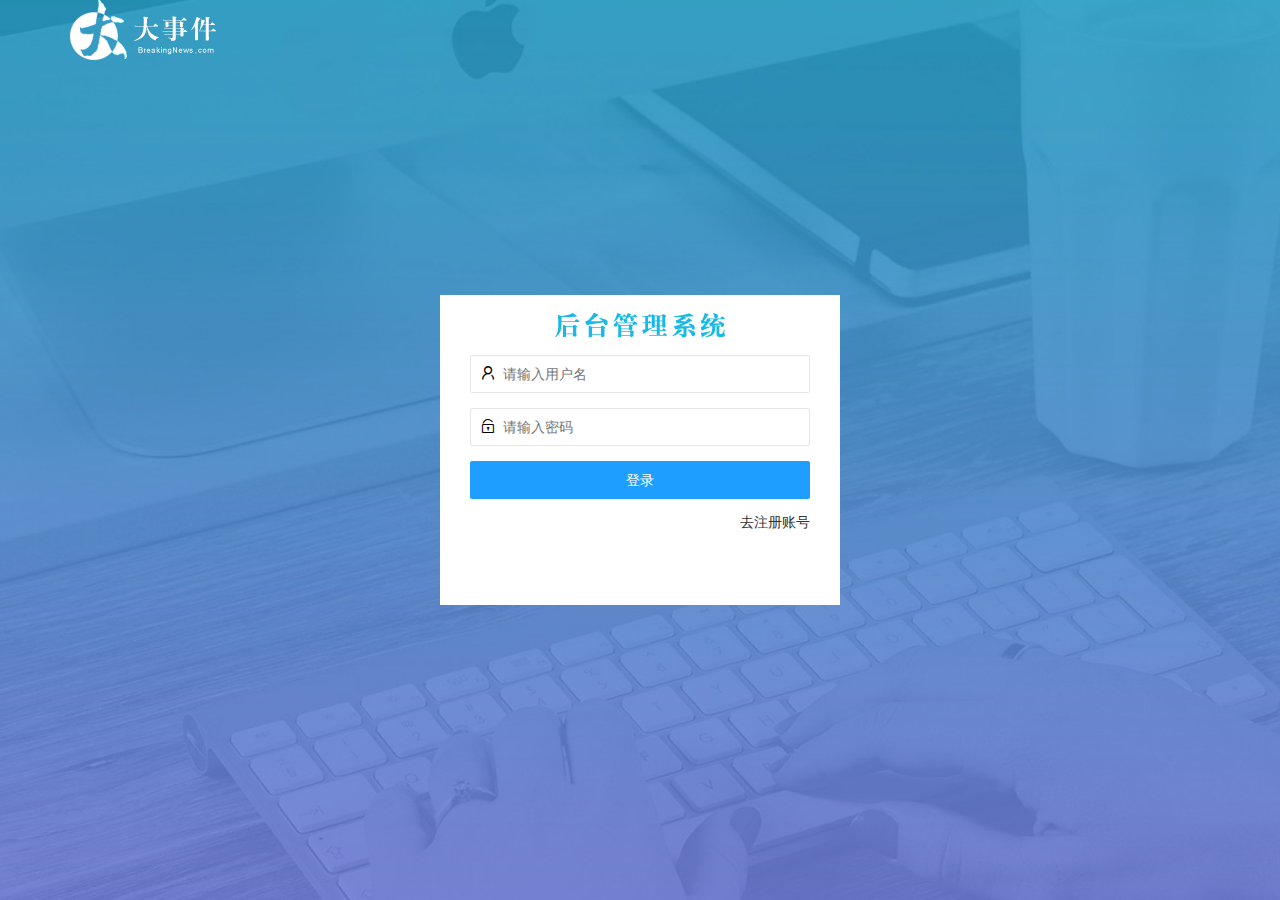
<file: login.html>
<!DOCTYPE html>
<html lang="en">
  <head>
    <meta charset="UTF-8" />
    <meta name="viewport" content="width=device-width, initial-scale=1.0" />
    <title>大事件-登录or注册</title>
    <!-- 导入layui的css样式 -->
    <link rel="stylesheet" href="/assets/lib/layui/css/layui.css" />
    <link rel="stylesheet" href="/assets/css/login.css" />
  </head>

  <body>
    <!-- 头部的logo模块 -->
    <div class="layui-main">
      <img src="/assets/images/logo.png" alt="" />
    </div>
    <!-- 登录注册模块 -->
    <div class="login">
      <!-- 后台管理系统 -->
      <div class="titlebox"></div>
      <div class="login-box">
        <!-- 登录表单 -->
        <!-- 用户名 -->
        <form class="layui-form" id="form_login" action="">
          <div class="layui-form-item">
            <i class="layui-icon layui-icon-username"></i>
            <input
              type="text"
              name="username"
              required
              lay-verify="required"
              placeholder="请输入用户名"
              autocomplete="off"
              class="layui-input"
            />
          </div>
          <!-- 密码 -->
          <div class="layui-form-item">
            <i class="layui-icon layui-icon-password"></i>
            <input
              type="password"
              name="password"
              required
              lay-verify="required|pwd"
              placeholder="请输入密码"
              autocomplete="off"
              class="layui-input"
            />
          </div>
          <!-- 登录 -->
          <!-- 注意：表单提交按钮和普通按钮的区别就是lay-submit这个属性 -->
          <div class="layui-form-item">
            <button
              class="layui-btn layui-btn-fluid layui-btn-normal"
              lay-submit
            >
              登录
            </button>
          </div>
        </form>
        <!-- 跳转链接 -->
        <div class="layui-form-item">
          <a href="javascript:;" class="reg">去注册账号</a>
        </div>
      </div>
      <!-- 注册表单 -->
      <div class="reg-box">
        <!-- 用户名 -->
        <form class="layui-form" id="register" action="">
          <div class="layui-form-item">
            <i class="layui-icon layui-icon-username"></i>
            <input
              type="text"
              name="username"
              required
              lay-verify="required"
              placeholder="请输入用户名"
              autocomplete="off"
              class="layui-input"
            />
          </div>
          <!-- 密码 -->
          <div class="layui-form-item">
            <i class="layui-icon layui-icon-password"></i>
            <input
              type="password"
              name="password"
              required
              lay-verify="required|pwd"
              placeholder="请输入密码"
              autocomplete="off"
              class="layui-input"
            />
          </div>
          <!-- 再次确认密码 -->
          <div class="layui-form-item">
            <i class="layui-icon layui-icon-password"></i>
            <input
              type="password"
              name="repassword"
              required
              lay-verify="required|pwd|repwd"
              placeholder="再次输入密码"
              autocomplete="off"
              class="layui-input"
            />
          </div>
          <!-- 登录 -->
          <div class="layui-form-item">
            <button
              class="layui-btn layui-btn-fluid layui-btn-normal"
              lay-submit
            >
              注册
            </button>
          </div>
        </form>
        <!-- 跳转链接 -->
        <div class="layui-form-item">
          <a href="javascript:;" class="gologin">去登录</a>
        </div>
      </div>
    </div>

    <!-- 引入jQuery文件 -->
    <script src="/assets/lib/jquery.js"></script>
    <!-- 引入layui的js文件 -->
    <script src="/assets/lib/layui/layui.all.js"></script>
    <script src="/assets/js/baseAPI.js"></script>
    <!-- 引入自己的js文件 -->
    <script src="/assets/js/login.js"></script>
  </body>
</html>
</file>
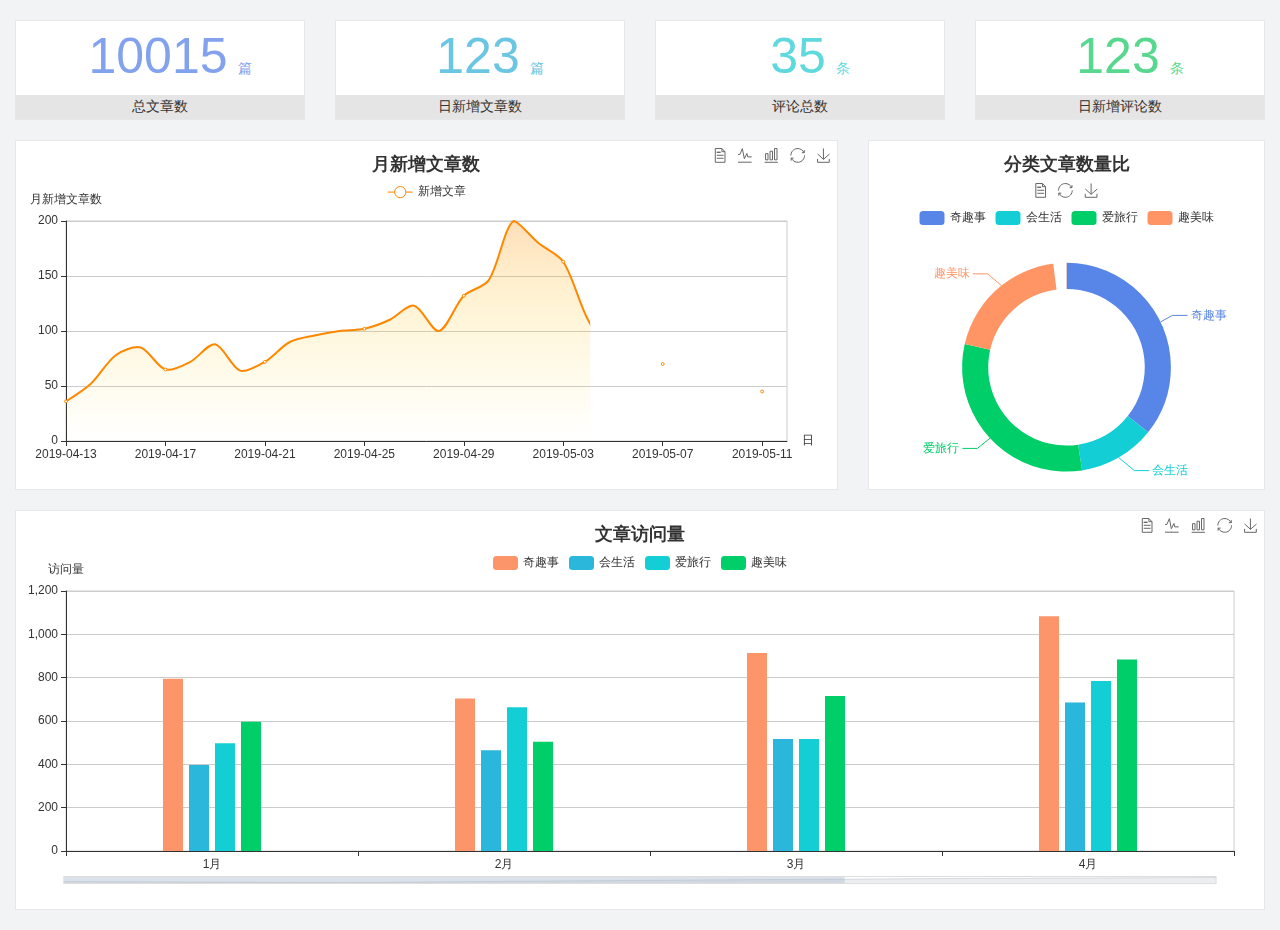
<file: home/dashboard.html>
<!DOCTYPE html>
<html lang="en">

<head>
  <meta charset="UTF-8">
  <meta name="viewport" content="width=device-width, initial-scale=1.0">
  <meta http-equiv="X-UA-Compatible" content="ie=edge">
  <title>图表统计</title>
  <link rel="stylesheet" href="../../assets/lib/bootstrap.css" />
  <link rel="stylesheet" href="../../assets/lib/main.css" />
  <script src="../../assets/lib/jquery.js"></script>
  <script type="text/javascript" src="../../assets/lib/echarts.min.js"></script>
</head>

<body>
  <div class="container-fluid">
    <div class="row spannel_list">
      <div class="col-sm-3 col-xs-6">
        <div class="spannel">
          <em>10015</em><span>篇</span>
          <b>总文章数</b>
        </div>
      </div>
      <div class="col-sm-3 col-xs-6">
        <div class="spannel scolor01">
          <em>123</em><span>篇</span>
          <b>日新增文章数</b>
        </div>
      </div>
      <div class="col-sm-3 col-xs-6">
        <div class="spannel scolor02">
          <em>35</em><span>条</span>
          <b>评论总数</b>
        </div>
      </div>
      <div class="col-sm-3 col-xs-6">
        <div class="spannel scolor03">
          <em>123</em><span>条</span>
          <b>日新增评论数</b>
        </div>
      </div>
    </div>
  </div>

  <div class="container-fluid">
    <div class="row curve-pie">
      <div class="col-lg-8 col-md-8">
        <div class="gragh_pannel" id="curve_show"></div>
      </div>
      <div class="col-lg-4 col-md-4">
        <div class="gragh_pannel" id="pie_show"></div>
      </div>
    </div>
  </div>

  <div class="container-fluid">
    <div class="column_pannel" id="column_show"></div>
  </div>

  <script>
    var oChart = echarts.init(document.getElementById('curve_show'));
    var aList_all = [
      { 'count': 36, 'date': '2019-04-13' },
      { 'count': 52, 'date': '2019-04-14' },
      { 'count': 78, 'date': '2019-04-15' },
      { 'count': 85, 'date': '2019-04-16' },
      { 'count': 65, 'date': '2019-04-17' },
      { 'count': 72, 'date': '2019-04-18' },
      { 'count': 88, 'date': '2019-04-19' },
      { 'count': 64, 'date': '2019-04-20' },
      { 'count': 72, 'date': '2019-04-21' },
      { 'count': 90, 'date': '2019-04-22' },
      { 'count': 96, 'date': '2019-04-23' },
      { 'count': 100, 'date': '2019-04-24' },
      { 'count': 102, 'date': '2019-04-25' },
      { 'count': 110, 'date': '2019-04-26' },
      { 'count': 123, 'date': '2019-04-27' },
      { 'count': 100, 'date': '2019-04-28' },
      { 'count': 132, 'date': '2019-04-29' },
      { 'count': 146, 'date': '2019-04-30' },
      { 'count': 200, 'date': '2019-05-01' },
      { 'count': 180, 'date': '2019-05-02' },
      { 'count': 163, 'date': '2019-05-03' },
      { 'count': 110, 'date': '2019-05-04' },
      { 'count': 80, 'date': '2019-05-05' },
      { 'count': 82, 'date': '2019-05-06' },
      { 'count': 70, 'date': '2019-05-07' },
      { 'count': 65, 'date': '2019-05-08' },
      { 'count': 54, 'date': '2019-05-09' },
      { 'count': 40, 'date': '2019-05-10' },
      { 'count': 45, 'date': '2019-05-11' },
      { 'count': 38, 'date': '2019-05-12' },
    ];

    let aCount = [];
    let aDate = [];

    for (var i = 0; i < aList_all.length; i++) {
      aCount.push(aList_all[i].count);
      aDate.push(aList_all[i].date);
    }

    var chartopt = {
      title: {
        text: '月新增文章数',
        left: 'center',
        top: '10'
      },
      tooltip: {
        trigger: 'axis'
      },
      legend: {
        data: ['新增文章'],
        top: '40'
      },
      toolbox: {
        show: true,
        feature: {
          mark: { show: true },
          dataView: { show: true, readOnly: false },
          magicType: { show: true, type: ['line', 'bar'] },
          restore: { show: true },
          saveAsImage: { show: true }
        }
      },
      calculable: true,
      xAxis: [
        {
          name: '日',
          type: 'category',
          boundaryGap: false,
          data: aDate
        }
      ],
      yAxis: [
        {
          name: '月新增文章数',
          type: 'value'
        }
      ],
      series: [
        {
          name: '新增文章',
          type: 'line',
          smooth: true,
          itemStyle: { normal: { areaStyle: { type: 'default' }, color: '#f80' }, lineStyle: { color: '#f80' } },
          data: aCount
        }],
      areaStyle: {
        normal: {
          color: new echarts.graphic.LinearGradient(0, 0, 0, 1, [{
            offset: 0,
            color: 'rgba(255,136,0,0.39)'
          }, {
            offset: .34,
            color: 'rgba(255,180,0,0.25)'
          }, {
            offset: 1,
            color: 'rgba(255,222,0,0.00)'
          }])

        }
      },
      grid: {
        show: true,
        x: 50,
        x2: 50,
        y: 80,
        height: 220
      }
    };

    oChart.setOption(chartopt);


    var oPie = echarts.init(document.getElementById('pie_show'));
    var oPieopt =
    {
      title: {
        top: 10,
        text: '分类文章数量比',
        x: 'center'
      },
      tooltip: {
        trigger: 'item',
        formatter: "{a} <br/>{b} : {c} ({d}%)"
      },
      color: ['#5885e8', '#13cfd5', '#00ce68', '#ff9565'],
      legend: {
        x: 'center',
        top: 65,
        data: ['奇趣事', '会生活', '爱旅行', '趣美味']
      },
      toolbox: {
        show: true,
        x: 'center',
        top: 35,
        feature: {
          mark: { show: true },
          dataView: { show: true, readOnly: false },
          magicType: {
            show: true,
            type: ['pie', 'funnel'],
            option: {
              funnel: {
                x: '25%',
                width: '50%',
                funnelAlign: 'left',
                max: 1548
              }
            }
          },
          restore: { show: true },
          saveAsImage: { show: true }
        }
      },
      calculable: true,
      series: [
        {
          name: '访问来源',
          type: 'pie',
          radius: ['45%', '60%'],
          center: ['50%', '65%'],
          data: [
            { value: 300, name: '奇趣事' },
            { value: 100, name: '会生活' },
            { value: 260, name: '爱旅行' },
            { value: 180, name: '趣美味' }
          ]
        }
      ]
    };
    oPie.setOption(oPieopt);



    var oColumn = this.echarts.init(document.getElementById('column_show'));
    var oColumnopt =
    {
      title: {
        text: '文章访问量',
        left: 'center',
        top: '10'
      },
      tooltip: {
        trigger: 'axis'
      },
      legend: {
        data: ['奇趣事', '会生活', '爱旅行', '趣美味'],
        top: '40'
      },
      toolbox: {
        show: true,
        feature: {
          mark: { show: true },
          dataView: { show: true, readOnly: false },
          magicType: { show: true, type: ['line', 'bar'] },
          restore: { show: true },
          saveAsImage: { show: true }
        }
      },
      calculable: true,
      xAxis: [
        {
          type: 'category',
          data: ['1月', '2月', '3月', '4月', '5月']
        }
      ],
      yAxis: [
        {
          name: '访问量',
          type: 'value'
        }
      ],
      series: [
        {
          name: '奇趣事',
          type: 'bar',
          barWidth: 20,
          itemStyle: {
            normal: { areaStyle: { type: 'default' }, color: '#fd956a' }
          },
          data: [800, 708, 920, 1090, 1200]
        },
        {
          name: '会生活',
          type: 'bar',
          barWidth: 20,
          itemStyle: {
            normal: { areaStyle: { type: 'default' }, color: '#2bb6db' }
          },
          data: [400, 468, 520, 690, 800]
        },
        {
          name: '爱旅行',
          type: 'bar',
          barWidth: 20,
          itemStyle: {
            normal: { areaStyle: { type: 'default' }, color: '#13cfd5' }
          },
          data: [500, 668, 520, 790, 900]
        },
        {
          name: '趣美味',
          type: 'bar',
          barWidth: 20,
          itemStyle: {
            normal: { areaStyle: { type: 'default' }, color: '#00ce68' }
          },
          data: [600, 508, 720, 890, 1000]
        }
      ],
      grid: {
        show: true,
        x: 50,
        x2: 30,
        y: 80,
        height: 260
      },
      dataZoom: [//给x轴设置滚动条
        {
          start: 0,//默认为0
          end: 100 - 1000 / 31,//默认为100
          type: 'slider',
          show: true,
          xAxisIndex: [0],
          handleSize: 0,//滑动条的 左右2个滑动条的大小
          height: 8,//组件高度
          left: 45, //左边的距离
          right: 50,//右边的距离
          bottom: 26,//右边的距离
          handleColor: '#ddd',//h滑动图标的颜色
          handleStyle: {
            borderColor: "#cacaca",
            borderWidth: "1",
            shadowBlur: 2,
            background: "#ddd",
            shadowColor: "#ddd",
          }
        }]
    };
    oColumn.setOption(oColumnopt);
  </script>
</body>

</html>
</file>
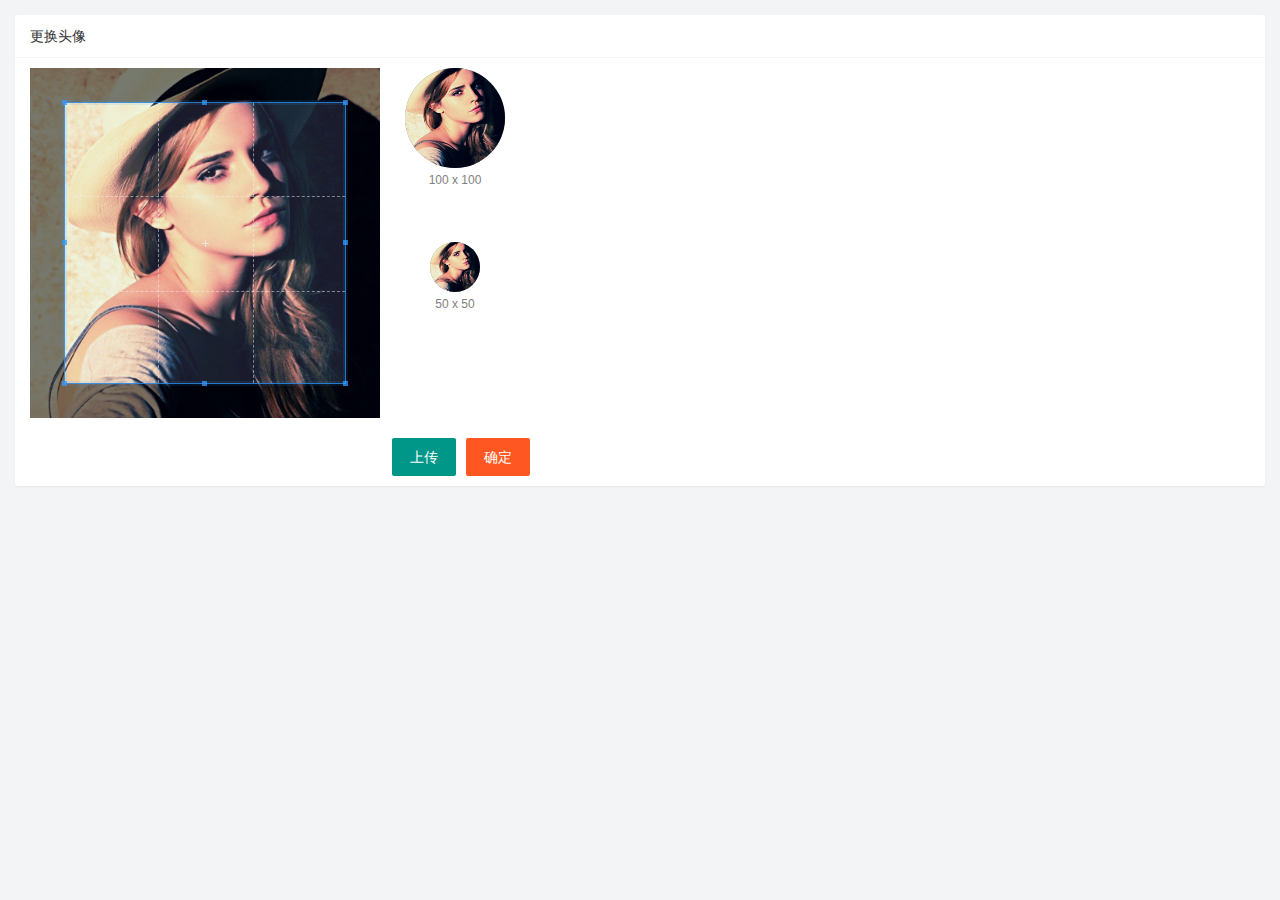
<file: user/user_img.html>
<!DOCTYPE html>
<html lang="en">
  <head>
    <meta charset="UTF-8" />
    <meta name="viewport" content="width=device-width, initial-scale=1.0" />
    <title>Document</title>
    <link rel="stylesheet" href="/assets/lib/layui/css/layui.css" />
    <!-- 引入裁剪css -->
    <link rel="stylesheet" href="/assets/lib/cropper/cropper.css" />
    <link rel="stylesheet" href="/assets/css/user/user_img.css" />
  </head>
  <body>
    <div class="layui-card">
      <div class="layui-card-header">更换头像</div>
      <div class="layui-card-body">
        <!-- 第一行的图片裁剪和预览区域 -->
        <div class="row1">
          <!-- 图片裁剪区域 -->
          <div class="cropper-box">
            <!-- 这个 img 标签很重要，将来会把它初始化为裁剪区域 -->
            <img id="image" src="/assets/images/sample.jpg" />
          </div>
          <!-- 图片的预览区域 -->
          <div class="preview-box">
            <div>
              <!-- 宽高为 100px 的预览区域 -->
              <div class="img-preview w100"></div>
              <p class="size">100 x 100</p>
            </div>
            <div>
              <!-- 宽高为 50px 的预览区域 -->
              <div class="img-preview w50"></div>
              <p class="size">50 x 50</p>
            </div>
          </div>
        </div>

        <!-- 第二行的按钮区域 -->
        <div class="row2">
          <!-- accept 允许用户选择什么类型得文件 -->
          <input type="file" id="file" accept="image/png,image/jpg" />
          <button type="button" class="layui-btn" id="btnImg">上传</button>
          <button
            type="button"
            class="layui-btn layui-btn-danger"
            id="btnUpload"
          >
            确定
          </button>
        </div>
      </div>
    </div>
    <!-- js -->
    <script src="/assets/lib/layui/layui.all.js"></script>
    <script src="/assets/lib/jquery.js"></script>
    <script src="/assets/lib/cropper/Cropper.js"></script>
    <script src="/assets/lib/cropper/jquery-cropper.js"></script>
    <script src="/assets/js/baseAPI.js"></script>
    <!-- 引入自己得 -->
    <script src="/assets/js/user/user_img.js"></script>
  </body>
</html>
</file>
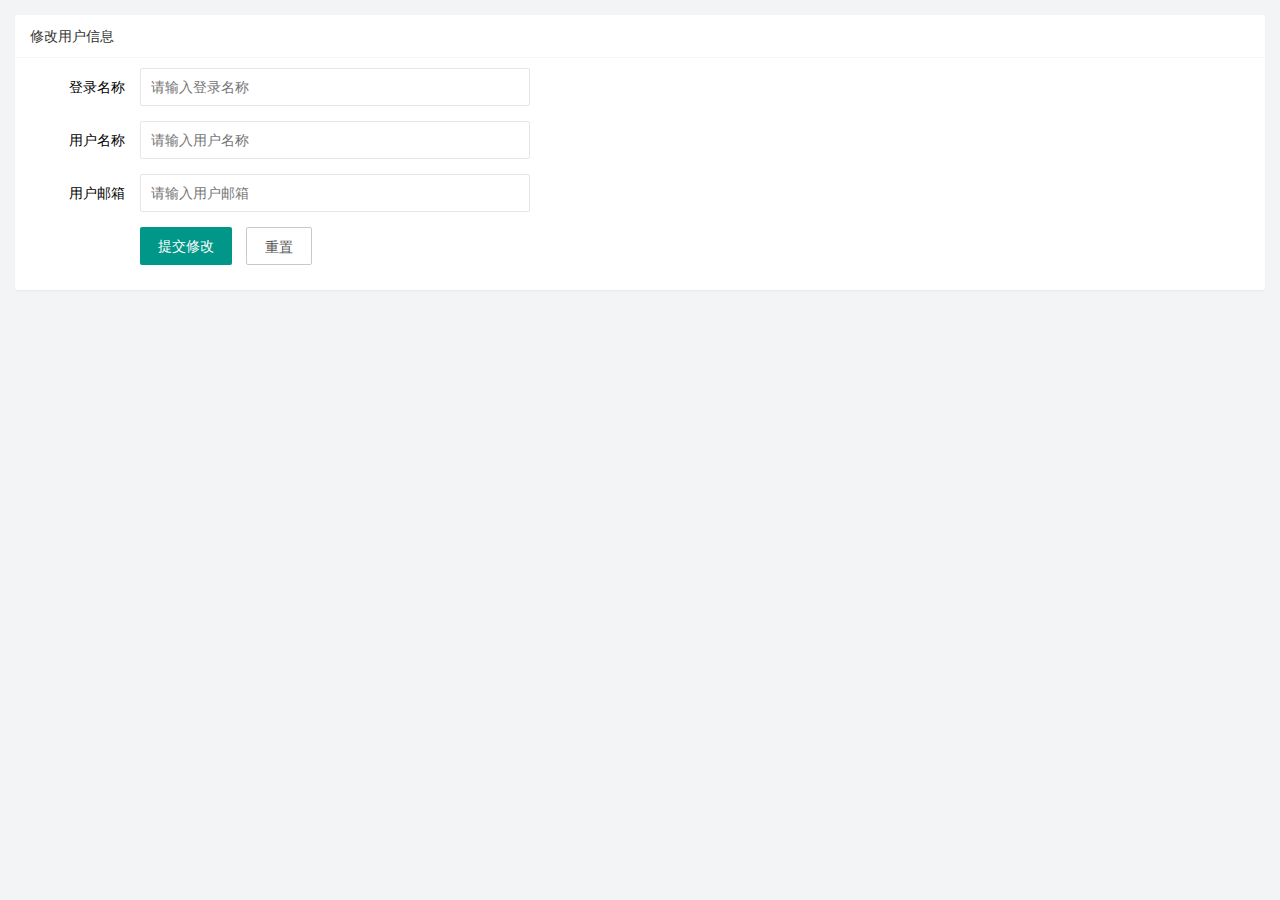
<file: user/user_info.html>
<!DOCTYPE html>
<html lang="en">
  <head>
    <meta charset="UTF-8" />
    <meta name="viewport" content="width=device-width, initial-scale=1.0" />
    <title>Document</title>
    <!-- 引入layui -->
    <link rel="stylesheet" href="/assets/lib/layui/css/layui.css" />
    <!-- 引入自己的 -->
    <link rel="stylesheet" href="/assets/css/user_info.css" />
  </head>
  <body>
    <!-- 卡片页面 -->
    <div class="layui-card">
      <div class="layui-card-header">修改用户信息</div>
      <div class="layui-card-body">
        <!-- 表单 -->
        <form class="layui-form" lay-filter="formUser">
          <!-- 隐藏域 -->
          <input type="hidden" name="id" value="" />
          <div class="layui-form-item">
            <label class="layui-form-label">登录名称</label>
            <div class="layui-input-block">
              <input
                type="text"
                name="username"
                required
                lay-verify="required"
                placeholder="请输入登录名称"
                autocomplete="off"
                class="layui-input"
                readonly
              />
            </div>
          </div>
          <div class="layui-form-item">
            <label class="layui-form-label">用户名称</label>
            <div class="layui-input-block">
              <input
                type="text"
                name="nickname"
                required
                lay-verify="required|nickname"
                placeholder="请输入用户名称"
                autocomplete="off"
                class="layui-input"
              />
            </div>
          </div>
          <div class="layui-form-item">
            <label class="layui-form-label">用户邮箱</label>
            <div class="layui-input-block">
              <input
                type="text"
                name="email"
                required
                lay-verify="required|email"
                placeholder="请输入用户邮箱"
                autocomplete="off"
                class="layui-input"
              />
            </div>
          </div>
          <!-- 提交 -->
          <div class="layui-form-item">
            <div class="layui-input-block">
              <button class="layui-btn" lay-submit lay-filter="formDemo">
                提交修改
              </button>
              <button
                type="reset"
                class="layui-btn layui-btn-primary"
                id="btnReset"
              >
                重置
              </button>
            </div>
          </div>
        </form>
      </div>
    </div>
    <!-- 导入layui的js文件 -->
    <script src="/assets/lib/layui/layui.all.js"></script>
    <!-- 导入jQuery -->
    <script src="/assets/lib/jquery.js"></script>
    <!-- 导入baseApi -->
    <script src="/assets/js/baseAPI.js"></script>
    <!-- 导入自己的 -->
    <script src="/assets/js/user/user_info.js"></script>
  </body>
</html>
</file>
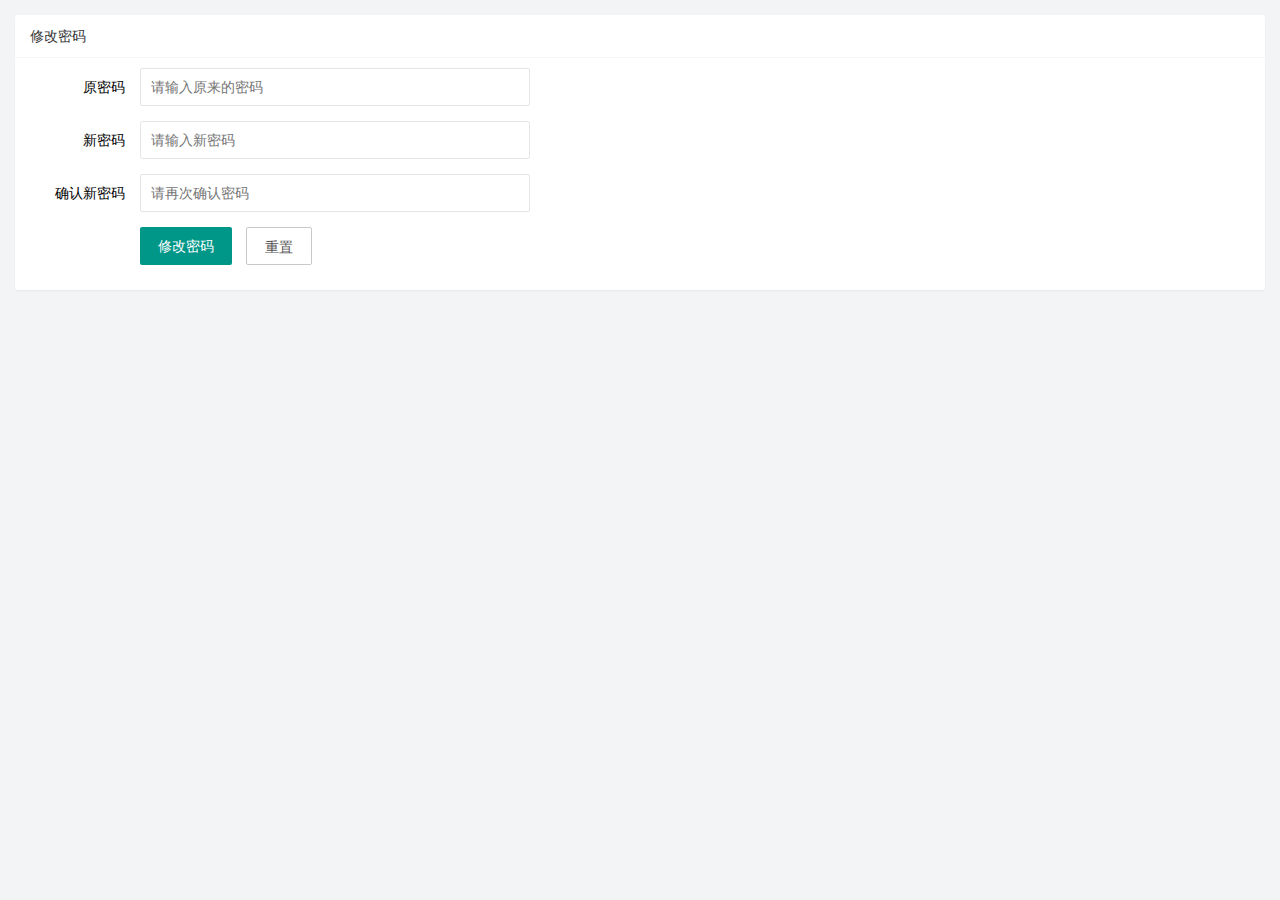
<file: user/user_pwd.html>
<!DOCTYPE html>
<html lang="en">
  <head>
    <meta charset="UTF-8" />
    <meta name="viewport" content="width=device-width, initial-scale=1.0" />
    <title>Document</title>
    <link rel="stylesheet" href="/assets/lib/layui/css/layui.css" />
    <link rel="stylesheet" href="/assets/css/user/user_pwd.css" />
  </head>
  <body>
    <!-- 卡片面板 -->
    <div class="layui-card">
      <div class="layui-card-header">修改密码</div>
      <div class="layui-card-body">
        <!-- 表单 -->
        <form class="layui-form">
          <div class="layui-form-item">
            <label class="layui-form-label">原密码</label>
            <div class="layui-input-block">
              <input
                type="password"
                name="oldPwd"
                required
                lay-verify="required|pwd"
                placeholder="请输入原来的密码"
                autocomplete="off"
                class="layui-input"
              />
            </div>
          </div>
          <div class="layui-form-item">
            <label class="layui-form-label">新密码</label>
            <div class="layui-input-block">
              <input
                type="password"
                name="newPwd"
                required
                lay-verify="required|pwd|samePwd"
                placeholder="请输入新密码"
                autocomplete="off"
                class="layui-input"
              />
            </div>
          </div>
          <div class="layui-form-item">
            <label class="layui-form-label">确认新密码</label>
            <div class="layui-input-block">
              <input
                type="password"
                name="rePwd"
                required
                lay-verify="required|pwd|rePwd"
                placeholder="请再次确认密码"
                autocomplete="off"
                class="layui-input"
              />
            </div>
          </div>
          <!-- 按钮 -->
          <div class="layui-form-item">
            <div class="layui-input-block">
              <button class="layui-btn" lay-submit lay-filter="formDemo">
                修改密码
              </button>
              <button type="reset" class="layui-btn layui-btn-primary">
                重置
              </button>
            </div>
          </div>
        </form>
      </div>
    </div>
    <!-- 引入layui的js -->
    <script src="/assets/lib/layui/layui.all.js"></script>
    <!-- 引入jQuery -->
    <script src="/assets/lib/jquery.js"></script>
    <!-- 引入baseApi -->
    <script src="/assets/js/baseAPI.js"></script>
    <!-- 引入自己的js -->
    <script src="/assets/js/user/user_pwd.js"></script>
  </body>
</html>
</file>
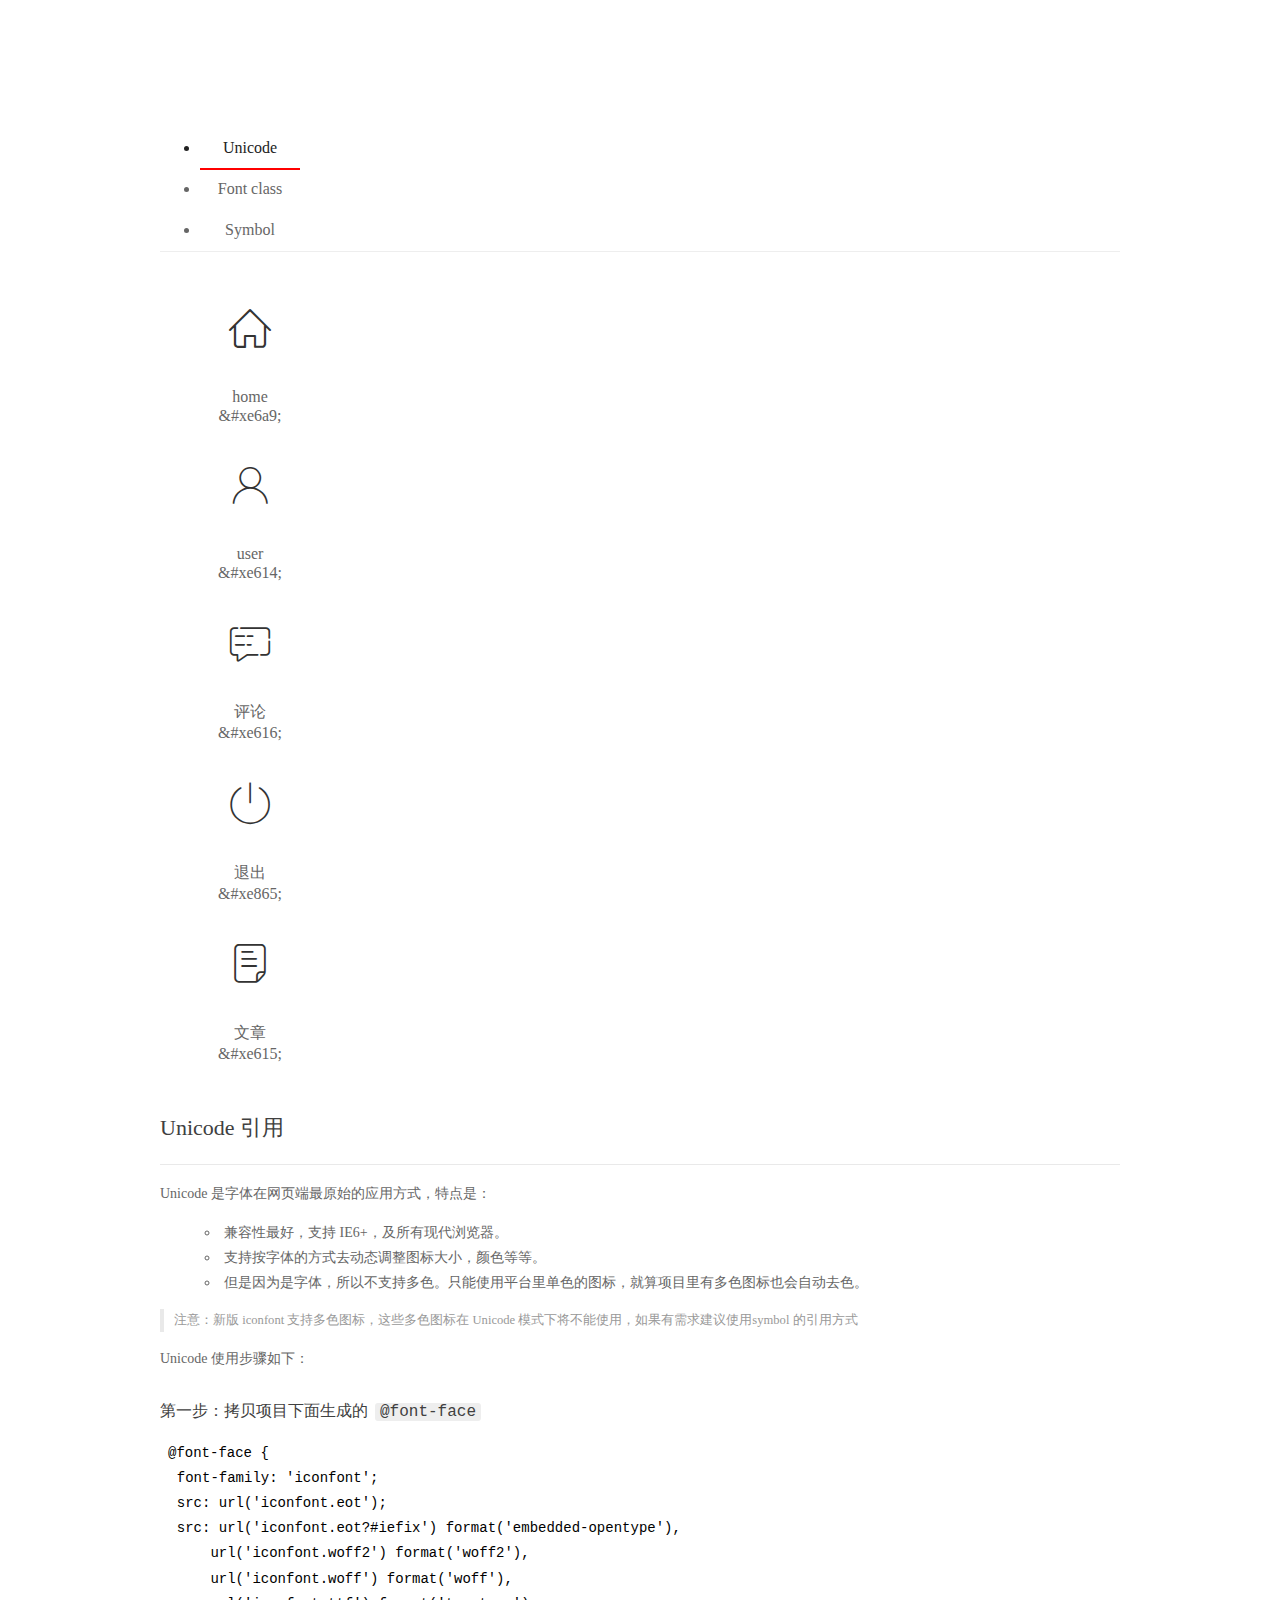
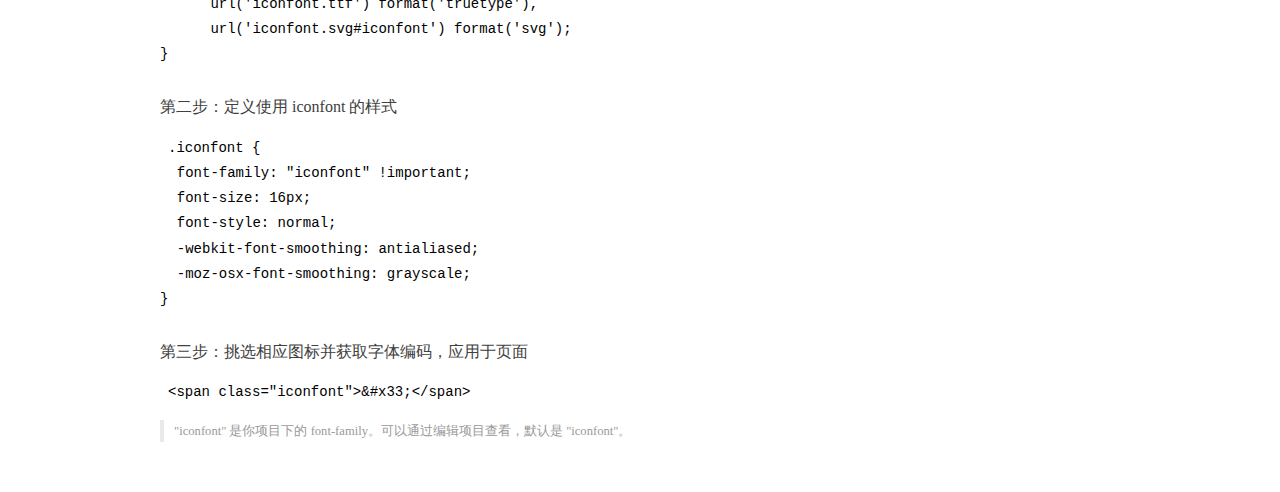
<file: assets/fonts/demo_index.html>
<!DOCTYPE html>
<html>
<head>
  <meta charset="utf-8"/>
  <title>IconFont Demo</title>
  <link rel="shortcut icon" href="https://gtms04.alicdn.com/tps/i4/TB1_oz6GVXXXXaFXpXXJDFnIXXX-64-64.ico" type="image/x-icon"/>
  <link rel="stylesheet" href="https://g.alicdn.com/thx/cube/1.3.2/cube.min.css">
  <link rel="stylesheet" href="demo.css">
  <link rel="stylesheet" href="iconfont.css">
  <script src="iconfont.js"></script>
  <!-- jQuery -->
  <script src="https://a1.alicdn.com/oss/uploads/2018/12/26/7bfddb60-08e8-11e9-9b04-53e73bb6408b.js"></script>
  <!-- 代码高亮 -->
  <script src="https://a1.alicdn.com/oss/uploads/2018/12/26/a3f714d0-08e6-11e9-8a15-ebf944d7534c.js"></script>
</head>
<body>
  <div class="main">
    <h1 class="logo"><a href="https://www.iconfont.cn/" title="iconfont 首页" target="_blank">&#xe86b;</a></h1>
    <div class="nav-tabs">
      <ul id="tabs" class="dib-box">
        <li class="dib active"><span>Unicode</span></li>
        <li class="dib"><span>Font class</span></li>
        <li class="dib"><span>Symbol</span></li>
      </ul>
      
    </div>
    <div class="tab-container">
      <div class="content unicode" style="display: block;">
          <ul class="icon_lists dib-box">
          
            <li class="dib">
              <span class="icon iconfont">&#xe6a9;</span>
                <div class="name">home</div>
                <div class="code-name">&amp;#xe6a9;</div>
              </li>
          
            <li class="dib">
              <span class="icon iconfont">&#xe614;</span>
                <div class="name">user</div>
                <div class="code-name">&amp;#xe614;</div>
              </li>
          
            <li class="dib">
              <span class="icon iconfont">&#xe616;</span>
                <div class="name">评论</div>
                <div class="code-name">&amp;#xe616;</div>
              </li>
          
            <li class="dib">
              <span class="icon iconfont">&#xe865;</span>
                <div class="name">退出</div>
                <div class="code-name">&amp;#xe865;</div>
              </li>
          
            <li class="dib">
              <span class="icon iconfont">&#xe615;</span>
                <div class="name">文章</div>
                <div class="code-name">&amp;#xe615;</div>
              </li>
          
          </ul>
          <div class="article markdown">
          <h2 id="unicode-">Unicode 引用</h2>
          <hr>

          <p>Unicode 是字体在网页端最原始的应用方式，特点是：</p>
          <ul>
            <li>兼容性最好，支持 IE6+，及所有现代浏览器。</li>
            <li>支持按字体的方式去动态调整图标大小，颜色等等。</li>
            <li>但是因为是字体，所以不支持多色。只能使用平台里单色的图标，就算项目里有多色图标也会自动去色。</li>
          </ul>
          <blockquote>
            <p>注意：新版 iconfont 支持多色图标，这些多色图标在 Unicode 模式下将不能使用，如果有需求建议使用symbol 的引用方式</p>
          </blockquote>
          <p>Unicode 使用步骤如下：</p>
          <h3 id="-font-face">第一步：拷贝项目下面生成的 <code>@font-face</code></h3>
<pre><code class="language-css"
>@font-face {
  font-family: 'iconfont';
  src: url('iconfont.eot');
  src: url('iconfont.eot?#iefix') format('embedded-opentype'),
      url('iconfont.woff2') format('woff2'),
      url('iconfont.woff') format('woff'),
      url('iconfont.ttf') format('truetype'),
      url('iconfont.svg#iconfont') format('svg');
}
</code></pre>
          <h3 id="-iconfont-">第二步：定义使用 iconfont 的样式</h3>
<pre><code class="language-css"
>.iconfont {
  font-family: "iconfont" !important;
  font-size: 16px;
  font-style: normal;
  -webkit-font-smoothing: antialiased;
  -moz-osx-font-smoothing: grayscale;
}
</code></pre>
          <h3 id="-">第三步：挑选相应图标并获取字体编码，应用于页面</h3>
<pre>
<code class="language-html"
>&lt;span class="iconfont"&gt;&amp;#x33;&lt;/span&gt;
</code></pre>
          <blockquote>
            <p>"iconfont" 是你项目下的 font-family。可以通过编辑项目查看，默认是 "iconfont"。</p>
          </blockquote>
          </div>
      </div>
      <div class="content font-class">
        <ul class="icon_lists dib-box">
          
          <li class="dib">
            <span class="icon iconfont icon-home"></span>
            <div class="name">
              home
            </div>
            <div class="code-name">.icon-home
            </div>
          </li>
          
          <li class="dib">
            <span class="icon iconfont icon-user"></span>
            <div class="name">
              user
            </div>
            <div class="code-name">.icon-user
            </div>
          </li>
          
          <li class="dib">
            <span class="icon iconfont icon-pinglun"></span>
            <div class="name">
              评论
            </div>
            <div class="code-name">.icon-pinglun
            </div>
          </li>
          
          <li class="dib">
            <span class="icon iconfont icon-tuichu"></span>
            <div class="name">
              退出
            </div>
            <div class="code-name">.icon-tuichu
            </div>
          </li>
          
          <li class="dib">
            <span class="icon iconfont icon-16"></span>
            <div class="name">
              文章
            </div>
            <div class="code-name">.icon-16
            </div>
          </li>
          
        </ul>
        <div class="article markdown">
        <h2 id="font-class-">font-class 引用</h2>
        <hr>

        <p>font-class 是 Unicode 使用方式的一种变种，主要是解决 Unicode 书写不直观，语意不明确的问题。</p>
        <p>与 Unicode 使用方式相比，具有如下特点：</p>
        <ul>
          <li>兼容性良好，支持 IE8+，及所有现代浏览器。</li>
          <li>相比于 Unicode 语意明确，书写更直观。可以很容易分辨这个 icon 是什么。</li>
          <li>因为使用 class 来定义图标，所以当要替换图标时，只需要修改 class 里面的 Unicode 引用。</li>
          <li>不过因为本质上还是使用的字体，所以多色图标还是不支持的。</li>
        </ul>
        <p>使用步骤如下：</p>
        <h3 id="-fontclass-">第一步：引入项目下面生成的 fontclass 代码：</h3>
<pre><code class="language-html">&lt;link rel="stylesheet" href="./iconfont.css"&gt;
</code></pre>
        <h3 id="-">第二步：挑选相应图标并获取类名，应用于页面：</h3>
<pre><code class="language-html">&lt;span class="iconfont icon-xxx"&gt;&lt;/span&gt;
</code></pre>
        <blockquote>
          <p>"
            iconfont" 是你项目下的 font-family。可以通过编辑项目查看，默认是 "iconfont"。</p>
        </blockquote>
      </div>
      </div>
      <div class="content symbol">
          <ul class="icon_lists dib-box">
          
            <li class="dib">
                <svg class="icon svg-icon" aria-hidden="true">
                  <use xlink:href="#icon-home"></use>
                </svg>
                <div class="name">home</div>
                <div class="code-name">#icon-home</div>
            </li>
          
            <li class="dib">
                <svg class="icon svg-icon" aria-hidden="true">
                  <use xlink:href="#icon-user"></use>
                </svg>
                <div class="name">user</div>
                <div class="code-name">#icon-user</div>
            </li>
          
            <li class="dib">
                <svg class="icon svg-icon" aria-hidden="true">
                  <use xlink:href="#icon-pinglun"></use>
                </svg>
                <div class="name">评论</div>
                <div class="code-name">#icon-pinglun</div>
            </li>
          
            <li class="dib">
                <svg class="icon svg-icon" aria-hidden="true">
                  <use xlink:href="#icon-tuichu"></use>
                </svg>
                <div class="name">退出</div>
                <div class="code-name">#icon-tuichu</div>
            </li>
          
            <li class="dib">
                <svg class="icon svg-icon" aria-hidden="true">
                  <use xlink:href="#icon-16"></use>
                </svg>
                <div class="name">文章</div>
                <div class="code-name">#icon-16</div>
            </li>
          
          </ul>
          <div class="article markdown">
          <h2 id="symbol-">Symbol 引用</h2>
          <hr>

          <p>这是一种全新的使用方式，应该说这才是未来的主流，也是平台目前推荐的用法。相关介绍可以参考这篇<a href="">文章</a>
            这种用法其实是做了一个 SVG 的集合，与另外两种相比具有如下特点：</p>
          <ul>
            <li>支持多色图标了，不再受单色限制。</li>
            <li>通过一些技巧，支持像字体那样，通过 <code>font-size</code>, <code>color</code> 来调整样式。</li>
            <li>兼容性较差，支持 IE9+，及现代浏览器。</li>
            <li>浏览器渲染 SVG 的性能一般，还不如 png。</li>
          </ul>
          <p>使用步骤如下：</p>
          <h3 id="-symbol-">第一步：引入项目下面生成的 symbol 代码：</h3>
<pre><code class="language-html">&lt;script src="./iconfont.js"&gt;&lt;/script&gt;
</code></pre>
          <h3 id="-css-">第二步：加入通用 CSS 代码（引入一次就行）：</h3>
<pre><code class="language-html">&lt;style&gt;
.icon {
  width: 1em;
  height: 1em;
  vertical-align: -0.15em;
  fill: currentColor;
  overflow: hidden;
}
&lt;/style&gt;
</code></pre>
          <h3 id="-">第三步：挑选相应图标并获取类名，应用于页面：</h3>
<pre><code class="language-html">&lt;svg class="icon" aria-hidden="true"&gt;
  &lt;use xlink:href="#icon-xxx"&gt;&lt;/use&gt;
&lt;/svg&gt;
</code></pre>
          </div>
      </div>

    </div>
  </div>
  <script>
  $(document).ready(function () {
      $('.tab-container .content:first').show()

      $('#tabs li').click(function (e) {
        var tabContent = $('.tab-container .content')
        var index = $(this).index()

        if ($(this).hasClass('active')) {
          return
        } else {
          $('#tabs li').removeClass('active')
          $(this).addClass('active')

          tabContent.hide().eq(index).fadeIn()
        }
      })
    })
  </script>
</body>
</html>
</file>
<file: assets/lib/layui/css/layui.css>
/** layui-v2.5.5 MIT License By https://www.layui.com */
 .layui-inline,img{display:inline-block;vertical-align:middle}h1,h2,h3,h4,h5,h6{font-weight:400}.layui-edge,.layui-header,.layui-inline,.layui-main{position:relative}.layui-body,.layui-edge,.layui-elip{overflow:hidden}.layui-btn,.layui-edge,.layui-inline,img{vertical-align:middle}.layui-btn,.layui-disabled,.layui-icon,.layui-unselect{-moz-user-select:none;-webkit-user-select:none;-ms-user-select:none}.layui-elip,.layui-form-checkbox span,.layui-form-pane .layui-form-label{text-overflow:ellipsis;white-space:nowrap}.layui-breadcrumb,.layui-tree-btnGroup{visibility:hidden}blockquote,body,button,dd,div,dl,dt,form,h1,h2,h3,h4,h5,h6,input,li,ol,p,pre,td,textarea,th,ul{margin:0;padding:0;-webkit-tap-highlight-color:rgba(0,0,0,0)}a:active,a:hover{outline:0}img{border:none}li{list-style:none}table{border-collapse:collapse;border-spacing:0}h4,h5,h6{font-size:100%}button,input,optgroup,option,select,textarea{font-family:inherit;font-size:inherit;font-style:inherit;font-weight:inherit;outline:0}pre{white-space:pre-wrap;white-space:-moz-pre-wrap;white-space:-pre-wrap;white-space:-o-pre-wrap;word-wrap:break-word}body{line-height:24px;font:14px Helvetica Neue,Helvetica,PingFang SC,Tahoma,Arial,sans-serif}hr{height:1px;margin:10px 0;border:0;clear:both}a{color:#333;text-decoration:none}a:hover{color:#777}a cite{font-style:normal;*cursor:pointer}.layui-border-box,.layui-border-box *{box-sizing:border-box}.layui-box,.layui-box *{box-sizing:content-box}.layui-clear{clear:both;*zoom:1}.layui-clear:after{content:'\20';clear:both;*zoom:1;display:block;height:0}.layui-inline{*display:inline;*zoom:1}.layui-edge{display:inline-block;width:0;height:0;border-width:6px;border-style:dashed;border-color:transparent}.layui-edge-top{top:-4px;border-bottom-color:#999;border-bottom-style:solid}.layui-edge-right{border-left-color:#999;border-left-style:solid}.layui-edge-bottom{top:2px;border-top-color:#999;border-top-style:solid}.layui-edge-left{border-right-color:#999;border-right-style:solid}.layui-disabled,.layui-disabled:hover{color:#d2d2d2!important;cursor:not-allowed!important}.layui-circle{border-radius:100%}.layui-show{display:block!important}.layui-hide{display:none!important}@font-face{font-family:layui-icon;src:url(../font/iconfont.eot?v=250);src:url(../font/iconfont.eot?v=250#iefix) format('embedded-opentype'),url(../font/iconfont.woff2?v=250) format('woff2'),url(../font/iconfont.woff?v=250) format('woff'),url(../font/iconfont.ttf?v=250) format('truetype'),url(../font/iconfont.svg?v=250#layui-icon) format('svg')}.layui-icon{font-family:layui-icon!important;font-size:16px;font-style:normal;-webkit-font-smoothing:antialiased;-moz-osx-font-smoothing:grayscale}.layui-icon-reply-fill:before{content:"\e611"}.layui-icon-set-fill:before{content:"\e614"}.layui-icon-menu-fill:before{content:"\e60f"}.layui-icon-search:before{content:"\e615"}.layui-icon-share:before{content:"\e641"}.layui-icon-set-sm:before{content:"\e620"}.layui-icon-engine:before{content:"\e628"}.layui-icon-close:before{content:"\1006"}.layui-icon-close-fill:before{content:"\1007"}.layui-icon-chart-screen:before{content:"\e629"}.layui-icon-star:before{content:"\e600"}.layui-icon-circle-dot:before{content:"\e617"}.layui-icon-chat:before{content:"\e606"}.layui-icon-release:before{content:"\e609"}.layui-icon-list:before{content:"\e60a"}.layui-icon-chart:before{content:"\e62c"}.layui-icon-ok-circle:before{content:"\1005"}.layui-icon-layim-theme:before{content:"\e61b"}.layui-icon-table:before{content:"\e62d"}.layui-icon-right:before{content:"\e602"}.layui-icon-left:before{content:"\e603"}.layui-icon-cart-simple:before{content:"\e698"}.layui-icon-face-cry:before{content:"\e69c"}.layui-icon-face-smile:before{content:"\e6af"}.layui-icon-survey:before{content:"\e6b2"}.layui-icon-tree:before{content:"\e62e"}.layui-icon-upload-circle:before{content:"\e62f"}.layui-icon-add-circle:before{content:"\e61f"}.layui-icon-download-circle:before{content:"\e601"}.layui-icon-templeate-1:before{content:"\e630"}.layui-icon-util:before{content:"\e631"}.layui-icon-face-surprised:before{content:"\e664"}.layui-icon-edit:before{content:"\e642"}.layui-icon-speaker:before{content:"\e645"}.layui-icon-down:before{content:"\e61a"}.layui-icon-file:before{content:"\e621"}.layui-icon-layouts:before{content:"\e632"}.layui-icon-rate-half:before{content:"\e6c9"}.layui-icon-add-circle-fine:before{content:"\e608"}.layui-icon-prev-circle:before{content:"\e633"}.layui-icon-read:before{content:"\e705"}.layui-icon-404:before{content:"\e61c"}.layui-icon-carousel:before{content:"\e634"}.layui-icon-help:before{content:"\e607"}.layui-icon-code-circle:before{content:"\e635"}.layui-icon-water:before{content:"\e636"}.layui-icon-username:before{content:"\e66f"}.layui-icon-find-fill:before{content:"\e670"}.layui-icon-about:before{content:"\e60b"}.layui-icon-location:before{content:"\e715"}.layui-icon-up:before{content:"\e619"}.layui-icon-pause:before{content:"\e651"}.layui-icon-date:before{content:"\e637"}.layui-icon-layim-uploadfile:before{content:"\e61d"}.layui-icon-delete:before{content:"\e640"}.layui-icon-play:before{content:"\e652"}.layui-icon-top:before{content:"\e604"}.layui-icon-friends:before{content:"\e612"}.layui-icon-refresh-3:before{content:"\e9aa"}.layui-icon-ok:before{content:"\e605"}.layui-icon-layer:before{content:"\e638"}.layui-icon-face-smile-fine:before{content:"\e60c"}.layui-icon-dollar:before{content:"\e659"}.layui-icon-group:before{content:"\e613"}.layui-icon-layim-download:before{content:"\e61e"}.layui-icon-picture-fine:before{content:"\e60d"}.layui-icon-link:before{content:"\e64c"}.layui-icon-diamond:before{content:"\e735"}.layui-icon-log:before{content:"\e60e"}.layui-icon-rate-solid:before{content:"\e67a"}.layui-icon-fonts-del:before{content:"\e64f"}.layui-icon-unlink:before{content:"\e64d"}.layui-icon-fonts-clear:before{content:"\e639"}.layui-icon-triangle-r:before{content:"\e623"}.layui-icon-circle:before{content:"\e63f"}.layui-icon-radio:before{content:"\e643"}.layui-icon-align-center:before{content:"\e647"}.layui-icon-align-right:before{content:"\e648"}.layui-icon-align-left:before{content:"\e649"}.layui-icon-loading-1:before{content:"\e63e"}.layui-icon-return:before{content:"\e65c"}.layui-icon-fonts-strong:before{content:"\e62b"}.layui-icon-upload:before{content:"\e67c"}.layui-icon-dialogue:before{content:"\e63a"}.layui-icon-video:before{content:"\e6ed"}.layui-icon-headset:before{content:"\e6fc"}.layui-icon-cellphone-fine:before{content:"\e63b"}.layui-icon-add-1:before{content:"\e654"}.layui-icon-face-smile-b:before{content:"\e650"}.layui-icon-fonts-html:before{content:"\e64b"}.layui-icon-form:before{content:"\e63c"}.layui-icon-cart:before{content:"\e657"}.layui-icon-camera-fill:before{content:"\e65d"}.layui-icon-tabs:before{content:"\e62a"}.layui-icon-fonts-code:before{content:"\e64e"}.layui-icon-fire:before{content:"\e756"}.layui-icon-set:before{content:"\e716"}.layui-icon-fonts-u:before{content:"\e646"}.layui-icon-triangle-d:before{content:"\e625"}.layui-icon-tips:before{content:"\e702"}.layui-icon-picture:before{content:"\e64a"}.layui-icon-more-vertical:before{content:"\e671"}.layui-icon-flag:before{content:"\e66c"}.layui-icon-loading:before{content:"\e63d"}.layui-icon-fonts-i:before{content:"\e644"}.layui-icon-refresh-1:before{content:"\e666"}.layui-icon-rmb:before{content:"\e65e"}.layui-icon-home:before{content:"\e68e"}.layui-icon-user:before{content:"\e770"}.layui-icon-notice:before{content:"\e667"}.layui-icon-login-weibo:before{content:"\e675"}.layui-icon-voice:before{content:"\e688"}.layui-icon-upload-drag:before{content:"\e681"}.layui-icon-login-qq:before{content:"\e676"}.layui-icon-snowflake:before{content:"\e6b1"}.layui-icon-file-b:before{content:"\e655"}.layui-icon-template:before{content:"\e663"}.layui-icon-auz:before{content:"\e672"}.layui-icon-console:before{content:"\e665"}.layui-icon-app:before{content:"\e653"}.layui-icon-prev:before{content:"\e65a"}.layui-icon-website:before{content:"\e7ae"}.layui-icon-next:before{content:"\e65b"}.layui-icon-component:before{content:"\e857"}.layui-icon-more:before{content:"\e65f"}.layui-icon-login-wechat:before{content:"\e677"}.layui-icon-shrink-right:before{content:"\e668"}.layui-icon-spread-left:before{content:"\e66b"}.layui-icon-camera:before{content:"\e660"}.layui-icon-note:before{content:"\e66e"}.layui-icon-refresh:before{content:"\e669"}.layui-icon-female:before{content:"\e661"}.layui-icon-male:before{content:"\e662"}.layui-icon-password:before{content:"\e673"}.layui-icon-senior:before{content:"\e674"}.layui-icon-theme:before{content:"\e66a"}.layui-icon-tread:before{content:"\e6c5"}.layui-icon-praise:before{content:"\e6c6"}.layui-icon-star-fill:before{content:"\e658"}.layui-icon-rate:before{content:"\e67b"}.layui-icon-template-1:before{content:"\e656"}.layui-icon-vercode:before{content:"\e679"}.layui-icon-cellphone:before{content:"\e678"}.layui-icon-screen-full:before{content:"\e622"}.layui-icon-screen-restore:before{content:"\e758"}.layui-icon-cols:before{content:"\e610"}.layui-icon-export:before{content:"\e67d"}.layui-icon-print:before{content:"\e66d"}.layui-icon-slider:before{content:"\e714"}.layui-icon-addition:before{content:"\e624"}.layui-icon-subtraction:before{content:"\e67e"}.layui-icon-service:before{content:"\e626"}.layui-icon-transfer:before{content:"\e691"}.layui-main{width:1140px;margin:0 auto}.layui-header{z-index:1000;height:60px}.layui-header a:hover{transition:all .5s;-webkit-transition:all .5s}.layui-side{position:fixed;left:0;top:0;bottom:0;z-index:999;width:200px;overflow-x:hidden}.layui-side-scroll{position:relative;width:220px;height:100%;overflow-x:hidden}.layui-body{position:absolute;left:200px;right:0;top:0;bottom:0;z-index:998;width:auto;overflow-y:auto;box-sizing:border-box}.layui-layout-body{overflow:hidden}.layui-layout-admin .layui-header{background-color:#23262E}.layui-layout-admin .layui-side{top:60px;width:200px;overflow-x:hidden}.layui-layout-admin .layui-body{position:fixed;top:60px;bottom:44px}.layui-layout-admin .layui-main{width:auto;margin:0 15px}.layui-layout-admin .layui-footer{position:fixed;left:200px;right:0;bottom:0;height:44px;line-height:44px;padding:0 15px;background-color:#eee}.layui-layout-admin .layui-logo{position:absolute;left:0;top:0;width:200px;height:100%;line-height:60px;text-align:center;color:#009688;font-size:16px}.layui-layout-admin .layui-header .layui-nav{background:0 0}.layui-layout-left{position:absolute!important;left:200px;top:0}.layui-layout-right{position:absolute!important;right:0;top:0}.layui-container{position:relative;margin:0 auto;padding:0 15px;box-sizing:border-box}.layui-fluid{position:relative;margin:0 auto;padding:0 15px}.layui-row:after,.layui-row:before{content:'';display:block;clear:both}.layui-col-lg1,.layui-col-lg10,.layui-col-lg11,.layui-col-lg12,.layui-col-lg2,.layui-col-lg3,.layui-col-lg4,.layui-col-lg5,.layui-col-lg6,.layui-col-lg7,.layui-col-lg8,.layui-col-lg9,.layui-col-md1,.layui-col-md10,.layui-col-md11,.layui-col-md12,.layui-col-md2,.layui-col-md3,.layui-col-md4,.layui-col-md5,.layui-col-md6,.layui-col-md7,.layui-col-md8,.layui-col-md9,.layui-col-sm1,.layui-col-sm10,.layui-col-sm11,.layui-col-sm12,.layui-col-sm2,.layui-col-sm3,.layui-col-sm4,.layui-col-sm5,.layui-col-sm6,.layui-col-sm7,.layui-col-sm8,.layui-col-sm9,.layui-col-xs1,.layui-col-xs10,.layui-col-xs11,.layui-col-xs12,.layui-col-xs2,.layui-col-xs3,.layui-col-xs4,.layui-col-xs5,.layui-col-xs6,.layui-col-xs7,.layui-col-xs8,.layui-col-xs9{position:relative;display:block;box-sizing:border-box}.layui-col-xs1,.layui-col-xs10,.layui-col-xs11,.layui-col-xs12,.layui-col-xs2,.layui-col-xs3,.layui-col-xs4,.layui-col-xs5,.layui-col-xs6,.layui-col-xs7,.layui-col-xs8,.layui-col-xs9{float:left}.layui-col-xs1{width:8.33333333%}.layui-col-xs2{width:16.66666667%}.layui-col-xs3{width:25%}.layui-col-xs4{width:33.33333333%}.layui-col-xs5{width:41.66666667%}.layui-col-xs6{width:50%}.layui-col-xs7{width:58.33333333%}.layui-col-xs8{width:66.66666667%}.layui-col-xs9{width:75%}.layui-col-xs10{width:83.33333333%}.layui-col-xs11{width:91.66666667%}.layui-col-xs12{width:100%}.layui-col-xs-offset1{margin-left:8.33333333%}.layui-col-xs-offset2{margin-left:16.66666667%}.layui-col-xs-offset3{margin-left:25%}.layui-col-xs-offset4{margin-left:33.33333333%}.layui-col-xs-offset5{margin-left:41.66666667%}.layui-col-xs-offset6{margin-left:50%}.layui-col-xs-offset7{margin-left:58.33333333%}.layui-col-xs-offset8{margin-left:66.66666667%}.layui-col-xs-offset9{margin-left:75%}.layui-col-xs-offset10{margin-left:83.33333333%}.layui-col-xs-offset11{margin-left:91.66666667%}.layui-col-xs-offset12{margin-left:100%}@media screen and (max-width:768px){.layui-hide-xs{display:none!important}.layui-show-xs-block{display:block!important}.layui-show-xs-inline{display:inline!important}.layui-show-xs-inline-block{display:inline-block!important}}@media screen and (min-width:768px){.layui-container{width:750px}.layui-hide-sm{display:none!important}.layui-show-sm-block{display:block!important}.layui-show-sm-inline{display:inline!important}.layui-show-sm-inline-block{display:inline-block!important}.layui-col-sm1,.layui-col-sm10,.layui-col-sm11,.layui-col-sm12,.layui-col-sm2,.layui-col-sm3,.layui-col-sm4,.layui-col-sm5,.layui-col-sm6,.layui-col-sm7,.layui-col-sm8,.layui-col-sm9{float:left}.layui-col-sm1{width:8.33333333%}.layui-col-sm2{width:16.66666667%}.layui-col-sm3{width:25%}.layui-col-sm4{width:33.33333333%}.layui-col-sm5{width:41.66666667%}.layui-col-sm6{width:50%}.layui-col-sm7{width:58.33333333%}.layui-col-sm8{width:66.66666667%}.layui-col-sm9{width:75%}.layui-col-sm10{width:83.33333333%}.layui-col-sm11{width:91.66666667%}.layui-col-sm12{width:100%}.layui-col-sm-offset1{margin-left:8.33333333%}.layui-col-sm-offset2{margin-left:16.66666667%}.layui-col-sm-offset3{margin-left:25%}.layui-col-sm-offset4{margin-left:33.33333333%}.layui-col-sm-offset5{margin-left:41.66666667%}.layui-col-sm-offset6{margin-left:50%}.layui-col-sm-offset7{margin-left:58.33333333%}.layui-col-sm-offset8{margin-left:66.66666667%}.layui-col-sm-offset9{margin-left:75%}.layui-col-sm-offset10{margin-left:83.33333333%}.layui-col-sm-offset11{margin-left:91.66666667%}.layui-col-sm-offset12{margin-left:100%}}@media screen and (min-width:992px){.layui-container{width:970px}.layui-hide-md{display:none!important}.layui-show-md-block{display:block!important}.layui-show-md-inline{display:inline!important}.layui-show-md-inline-block{display:inline-block!important}.layui-col-md1,.layui-col-md10,.layui-col-md11,.layui-col-md12,.layui-col-md2,.layui-col-md3,.layui-col-md4,.layui-col-md5,.layui-col-md6,.layui-col-md7,.layui-col-md8,.layui-col-md9{float:left}.layui-col-md1{width:8.33333333%}.layui-col-md2{width:16.66666667%}.layui-col-md3{width:25%}.layui-col-md4{width:33.33333333%}.layui-col-md5{width:41.66666667%}.layui-col-md6{width:50%}.layui-col-md7{width:58.33333333%}.layui-col-md8{width:66.66666667%}.layui-col-md9{width:75%}.layui-col-md10{width:83.33333333%}.layui-col-md11{width:91.66666667%}.layui-col-md12{width:100%}.layui-col-md-offset1{margin-left:8.33333333%}.layui-col-md-offset2{margin-left:16.66666667%}.layui-col-md-offset3{margin-left:25%}.layui-col-md-offset4{margin-left:33.33333333%}.layui-col-md-offset5{margin-left:41.66666667%}.layui-col-md-offset6{margin-left:50%}.layui-col-md-offset7{margin-left:58.33333333%}.layui-col-md-offset8{margin-left:66.66666667%}.layui-col-md-offset9{margin-left:75%}.layui-col-md-offset10{margin-left:83.33333333%}.layui-col-md-offset11{margin-left:91.66666667%}.layui-col-md-offset12{margin-left:100%}}@media screen and (min-width:1200px){.layui-container{width:1170px}.layui-hide-lg{display:none!important}.layui-show-lg-block{display:block!important}.layui-show-lg-inline{display:inline!important}.layui-show-lg-inline-block{display:inline-block!important}.layui-col-lg1,.layui-col-lg10,.layui-col-lg11,.layui-col-lg12,.layui-col-lg2,.layui-col-lg3,.layui-col-lg4,.layui-col-lg5,.layui-col-lg6,.layui-col-lg7,.layui-col-lg8,.layui-col-lg9{float:left}.layui-col-lg1{width:8.33333333%}.layui-col-lg2{width:16.66666667%}.layui-col-lg3{width:25%}.layui-col-lg4{width:33.33333333%}.layui-col-lg5{width:41.66666667%}.layui-col-lg6{width:50%}.layui-col-lg7{width:58.33333333%}.layui-col-lg8{width:66.66666667%}.layui-col-lg9{width:75%}.layui-col-lg10{width:83.33333333%}.layui-col-lg11{width:91.66666667%}.layui-col-lg12{width:100%}.layui-col-lg-offset1{margin-left:8.33333333%}.layui-col-lg-offset2{margin-left:16.66666667%}.layui-col-lg-offset3{margin-left:25%}.layui-col-lg-offset4{margin-left:33.33333333%}.layui-col-lg-offset5{margin-left:41.66666667%}.layui-col-lg-offset6{margin-left:50%}.layui-col-lg-offset7{margin-left:58.33333333%}.layui-col-lg-offset8{margin-left:66.66666667%}.layui-col-lg-offset9{margin-left:75%}.layui-col-lg-offset10{margin-left:83.33333333%}.layui-col-lg-offset11{margin-left:91.66666667%}.layui-col-lg-offset12{margin-left:100%}}.layui-col-space1{margin:-.5px}.layui-col-space1>*{padding:.5px}.layui-col-space3{margin:-1.5px}.layui-col-space3>*{padding:1.5px}.layui-col-space5{margin:-2.5px}.layui-col-space5>*{padding:2.5px}.layui-col-space8{margin:-3.5px}.layui-col-space8>*{padding:3.5px}.layui-col-space10{margin:-5px}.layui-col-space10>*{padding:5px}.layui-col-space12{margin:-6px}.layui-col-space12>*{padding:6px}.layui-col-space15{margin:-7.5px}.layui-col-space15>*{padding:7.5px}.layui-col-space18{margin:-9px}.layui-col-space18>*{padding:9px}.layui-col-space20{margin:-10px}.layui-col-space20>*{padding:10px}.layui-col-space22{margin:-11px}.layui-col-space22>*{padding:11px}.layui-col-space25{margin:-12.5px}.layui-col-space25>*{padding:12.5px}.layui-col-space30{margin:-15px}.layui-col-space30>*{padding:15px}.layui-btn,.layui-input,.layui-select,.layui-textarea,.layui-upload-button{outline:0;-webkit-appearance:none;transition:all .3s;-webkit-transition:all .3s;box-sizing:border-box}.layui-elem-quote{margin-bottom:10px;padding:15px;line-height:22px;border-left:5px solid #009688;border-radius:0 2px 2px 0;background-color:#f2f2f2}.layui-quote-nm{border-style:solid;border-width:1px 1px 1px 5px;background:0 0}.layui-elem-field{margin-bottom:10px;padding:0;border-width:1px;border-style:solid}.layui-elem-field legend{margin-left:20px;padding:0 10px;font-size:20px;font-weight:300}.layui-field-title{margin:10px 0 20px;border-width:1px 0 0}.layui-field-box{padding:10px 15px}.layui-field-title .layui-field-box{padding:10px 0}.layui-progress{position:relative;height:6px;border-radius:20px;background-color:#e2e2e2}.layui-progress-bar{position:absolute;left:0;top:0;width:0;max-width:100%;height:6px;border-radius:20px;text-align:right;background-color:#5FB878;transition:all .3s;-webkit-transition:all .3s}.layui-progress-big,.layui-progress-big .layui-progress-bar{height:18px;line-height:18px}.layui-progress-text{position:relative;top:-20px;line-height:18px;font-size:12px;color:#666}.layui-progress-big .layui-progress-text{position:static;padding:0 10px;color:#fff}.layui-collapse{border-width:1px;border-style:solid;border-radius:2px}.layui-colla-content,.layui-colla-item{border-top-width:1px;border-top-style:solid}.layui-colla-item:first-child{border-top:none}.layui-colla-title{position:relative;height:42px;line-height:42px;padding:0 15px 0 35px;color:#333;background-color:#f2f2f2;cursor:pointer;font-size:14px;overflow:hidden}.layui-colla-content{display:none;padding:10px 15px;line-height:22px;color:#666}.layui-colla-icon{position:absolute;left:15px;top:0;font-size:14px}.layui-card{margin-bottom:15px;border-radius:2px;background-color:#fff;box-shadow:0 1px 2px 0 rgba(0,0,0,.05)}.layui-card:last-child{margin-bottom:0}.layui-card-header{position:relative;height:42px;line-height:42px;padding:0 15px;border-bottom:1px solid #f6f6f6;color:#333;border-radius:2px 2px 0 0;font-size:14px}.layui-bg-black,.layui-bg-blue,.layui-bg-cyan,.layui-bg-green,.layui-bg-orange,.layui-bg-red{color:#fff!important}.layui-card-body{position:relative;padding:10px 15px;line-height:24px}.layui-card-body[pad15]{padding:15px}.layui-card-body[pad20]{padding:20px}.layui-card-body .layui-table{margin:5px 0}.layui-card .layui-tab{margin:0}.layui-panel-window{position:relative;padding:15px;border-radius:0;border-top:5px solid #E6E6E6;background-color:#fff}.layui-auxiliar-moving{position:fixed;left:0;right:0;top:0;bottom:0;width:100%;height:100%;background:0 0;z-index:9999999999}.layui-form-label,.layui-form-mid,.layui-form-select,.layui-input-block,.layui-input-inline,.layui-textarea{position:relative}.layui-bg-red{background-color:#FF5722!important}.layui-bg-orange{background-color:#FFB800!important}.layui-bg-green{background-color:#009688!important}.layui-bg-cyan{background-color:#2F4056!important}.layui-bg-blue{background-color:#1E9FFF!important}.layui-bg-black{background-color:#393D49!important}.layui-bg-gray{background-color:#eee!important;color:#666!important}.layui-badge-rim,.layui-colla-content,.layui-colla-item,.layui-collapse,.layui-elem-field,.layui-form-pane .layui-form-item[pane],.layui-form-pane .layui-form-label,.layui-input,.layui-layedit,.layui-layedit-tool,.layui-quote-nm,.layui-select,.layui-tab-bar,.layui-tab-card,.layui-tab-title,.layui-tab-title .layui-this:after,.layui-textarea{border-color:#e6e6e6}.layui-timeline-item:before,hr{background-color:#e6e6e6}.layui-text{line-height:22px;font-size:14px;color:#666}.layui-text h1,.layui-text h2,.layui-text h3{font-weight:500;color:#333}.layui-text h1{font-size:30px}.layui-text h2{font-size:24px}.layui-text h3{font-size:18px}.layui-text a:not(.layui-btn){color:#01AAED}.layui-text a:not(.layui-btn):hover{text-decoration:underline}.layui-text ul{padding:5px 0 5px 15px}.layui-text ul li{margin-top:5px;list-style-type:disc}.layui-text em,.layui-word-aux{color:#999!important;padding:0 5px!important}.layui-btn{display:inline-block;height:38px;line-height:38px;padding:0 18px;background-color:#009688;color:#fff;white-space:nowrap;text-align:center;font-size:14px;border:none;border-radius:2px;cursor:pointer}.layui-btn:hover{opacity:.8;filter:alpha(opacity=80);color:#fff}.layui-btn:active{opacity:1;filter:alpha(opacity=100)}.layui-btn+.layui-btn{margin-left:10px}.layui-btn-container{font-size:0}.layui-btn-container .layui-btn{margin-right:10px;margin-bottom:10px}.layui-btn-container .layui-btn+.layui-btn{margin-left:0}.layui-table .layui-btn-container .layui-btn{margin-bottom:9px}.layui-btn-radius{border-radius:100px}.layui-btn .layui-icon{margin-right:3px;font-size:18px;vertical-align:bottom;vertical-align:middle\9}.layui-btn-primary{border:1px solid #C9C9C9;background-color:#fff;color:#555}.layui-btn-primary:hover{border-color:#009688;color:#333}.layui-btn-normal{background-color:#1E9FFF}.layui-btn-warm{background-color:#FFB800}.layui-btn-danger{background-color:#FF5722}.layui-btn-checked{background-color:#5FB878}.layui-btn-disabled,.layui-btn-disabled:active,.layui-btn-disabled:hover{border:1px solid #e6e6e6;background-color:#FBFBFB;color:#C9C9C9;cursor:not-allowed;opacity:1}.layui-btn-lg{height:44px;line-height:44px;padding:0 25px;font-size:16px}.layui-btn-sm{height:30px;line-height:30px;padding:0 10px;font-size:12px}.layui-btn-sm i{font-size:16px!important}.layui-btn-xs{height:22px;line-height:22px;padding:0 5px;font-size:12px}.layui-btn-xs i{font-size:14px!important}.layui-btn-group{display:inline-block;vertical-align:middle;font-size:0}.layui-btn-group .layui-btn{margin-left:0!important;margin-right:0!important;border-left:1px solid rgba(255,255,255,.5);border-radius:0}.layui-btn-group .layui-btn-primary{border-left:none}.layui-btn-group .layui-btn-primary:hover{border-color:#C9C9C9;color:#009688}.layui-btn-group .layui-btn:first-child{border-left:none;border-radius:2px 0 0 2px}.layui-btn-group .layui-btn-primary:first-child{border-left:1px solid #c9c9c9}.layui-btn-group .layui-btn:last-child{border-radius:0 2px 2px 0}.layui-btn-group .layui-btn+.layui-btn{margin-left:0}.layui-btn-group+.layui-btn-group{margin-left:10px}.layui-btn-fluid{width:100%}.layui-input,.layui-select,.layui-textarea{height:38px;line-height:1.3;line-height:38px\9;border-width:1px;border-style:solid;background-color:#fff;border-radius:2px}.layui-input::-webkit-input-placeholder,.layui-select::-webkit-input-placeholder,.layui-textarea::-webkit-input-placeholder{line-height:1.3}.layui-input,.layui-textarea{display:block;width:100%;padding-left:10px}.layui-input:hover,.layui-textarea:hover{border-color:#D2D2D2!important}.layui-input:focus,.layui-textarea:focus{border-color:#C9C9C9!important}.layui-textarea{min-height:100px;height:auto;line-height:20px;padding:6px 10px;resize:vertical}.layui-select{padding:0 10px}.layui-form input[type=checkbox],.layui-form input[type=radio],.layui-form select{display:none}.layui-form [lay-ignore]{display:initial}.layui-form-item{margin-bottom:15px;clear:both;*zoom:1}.layui-form-item:after{content:'\20';clear:both;*zoom:1;display:block;height:0}.layui-form-label{float:left;display:block;padding:9px 15px;width:80px;font-weight:400;line-height:20px;text-align:right}.layui-form-label-col{display:block;float:none;padding:9px 0;line-height:20px;text-align:left}.layui-form-item .layui-inline{margin-bottom:5px;margin-right:10px}.layui-input-block{margin-left:110px;min-height:36px}.layui-input-inline{display:inline-block;vertical-align:middle}.layui-form-item .layui-input-inline{float:left;width:190px;margin-right:10px}.layui-form-text .layui-input-inline{width:auto}.layui-form-mid{float:left;display:block;padding:9px 0!important;line-height:20px;margin-right:10px}.layui-form-danger+.layui-form-select .layui-input,.layui-form-danger:focus{border-color:#FF5722!important}.layui-form-select .layui-input{padding-right:30px;cursor:pointer}.layui-form-select .layui-edge{position:absolute;right:10px;top:50%;margin-top:-3px;cursor:pointer;border-width:6px;border-top-color:#c2c2c2;border-top-style:solid;transition:all .3s;-webkit-transition:all .3s}.layui-form-select dl{display:none;position:absolute;left:0;top:42px;padding:5px 0;z-index:899;min-width:100%;border:1px solid #d2d2d2;max-height:300px;overflow-y:auto;background-color:#fff;border-radius:2px;box-shadow:0 2px 4px rgba(0,0,0,.12);box-sizing:border-box}.layui-form-select dl dd,.layui-form-select dl dt{padding:0 10px;line-height:36px;white-space:nowrap;overflow:hidden;text-overflow:ellipsis}.layui-form-select dl dt{font-size:12px;color:#999}.layui-form-select dl dd{cursor:pointer}.layui-form-select dl dd:hover{background-color:#f2f2f2;-webkit-transition:.5s all;transition:.5s all}.layui-form-select .layui-select-group dd{padding-left:20px}.layui-form-select dl dd.layui-select-tips{padding-left:10px!important;color:#999}.layui-form-select dl dd.layui-this{background-color:#5FB878;color:#fff}.layui-form-checkbox,.layui-form-select dl dd.layui-disabled{background-color:#fff}.layui-form-selected dl{display:block}.layui-form-checkbox,.layui-form-checkbox *,.layui-form-switch{display:inline-block;vertical-align:middle}.layui-form-selected .layui-edge{margin-top:-9px;-webkit-transform:rotate(180deg);transform:rotate(180deg);margin-top:-3px\9}:root .layui-form-selected .layui-edge{margin-top:-9px\0/IE9}.layui-form-selectup dl{top:auto;bottom:42px}.layui-select-none{margin:5px 0;text-align:center;color:#999}.layui-select-disabled .layui-disabled{border-color:#eee!important}.layui-select-disabled .layui-edge{border-top-color:#d2d2d2}.layui-form-checkbox{position:relative;height:30px;line-height:30px;margin-right:10px;padding-right:30px;cursor:pointer;font-size:0;-webkit-transition:.1s linear;transition:.1s linear;box-sizing:border-box}.layui-form-checkbox span{padding:0 10px;height:100%;font-size:14px;border-radius:2px 0 0 2px;background-color:#d2d2d2;color:#fff;overflow:hidden}.layui-form-checkbox:hover span{background-color:#c2c2c2}.layui-form-checkbox i{position:absolute;right:0;top:0;width:30px;height:28px;border:1px solid #d2d2d2;border-left:none;border-radius:0 2px 2px 0;color:#fff;font-size:20px;text-align:center}.layui-form-checkbox:hover i{border-color:#c2c2c2;color:#c2c2c2}.layui-form-checked,.layui-form-checked:hover{border-color:#5FB878}.layui-form-checked span,.layui-form-checked:hover span{background-color:#5FB878}.layui-form-checked i,.layui-form-checked:hover i{color:#5FB878}.layui-form-item .layui-form-checkbox{margin-top:4px}.layui-form-checkbox[lay-skin=primary]{height:auto!important;line-height:normal!important;min-width:18px;min-height:18px;border:none!important;margin-right:0;padding-left:28px;padding-right:0;background:0 0}.layui-form-checkbox[lay-skin=primary] span{padding-left:0;padding-right:15px;line-height:18px;background:0 0;color:#666}.layui-form-checkbox[lay-skin=primary] i{right:auto;left:0;width:16px;height:16px;line-height:16px;border:1px solid #d2d2d2;font-size:12px;border-radius:2px;background-color:#fff;-webkit-transition:.1s linear;transition:.1s linear}.layui-form-checkbox[lay-skin=primary]:hover i{border-color:#5FB878;color:#fff}.layui-form-checked[lay-skin=primary] i{border-color:#5FB878!important;background-color:#5FB878;color:#fff}.layui-checkbox-disbaled[lay-skin=primary] span{background:0 0!important;color:#c2c2c2}.layui-checkbox-disbaled[lay-skin=primary]:hover i{border-color:#d2d2d2}.layui-form-item .layui-form-checkbox[lay-skin=primary]{margin-top:10px}.layui-form-switch{position:relative;height:22px;line-height:22px;min-width:35px;padding:0 5px;margin-top:8px;border:1px solid #d2d2d2;border-radius:20px;cursor:pointer;background-color:#fff;-webkit-transition:.1s linear;transition:.1s linear}.layui-form-switch i{position:absolute;left:5px;top:3px;width:16px;height:16px;border-radius:20px;background-color:#d2d2d2;-webkit-transition:.1s linear;transition:.1s linear}.layui-form-switch em{position:relative;top:0;width:25px;margin-left:21px;padding:0!important;text-align:center!important;color:#999!important;font-style:normal!important;font-size:12px}.layui-form-onswitch{border-color:#5FB878;background-color:#5FB878}.layui-checkbox-disbaled,.layui-checkbox-disbaled i{border-color:#e2e2e2!important}.layui-form-onswitch i{left:100%;margin-left:-21px;background-color:#fff}.layui-form-onswitch em{margin-left:5px;margin-right:21px;color:#fff!important}.layui-checkbox-disbaled span{background-color:#e2e2e2!important}.layui-checkbox-disbaled:hover i{color:#fff!important}[lay-radio]{display:none}.layui-form-radio,.layui-form-radio *{display:inline-block;vertical-align:middle}.layui-form-radio{line-height:28px;margin:6px 10px 0 0;padding-right:10px;cursor:pointer;font-size:0}.layui-form-radio *{font-size:14px}.layui-form-radio>i{margin-right:8px;font-size:22px;color:#c2c2c2}.layui-form-radio>i:hover,.layui-form-radioed>i{color:#5FB878}.layui-radio-disbaled>i{color:#e2e2e2!important}.layui-form-pane .layui-form-label{width:110px;padding:8px 15px;height:38px;line-height:20px;border-width:1px;border-style:solid;border-radius:2px 0 0 2px;text-align:center;background-color:#FBFBFB;overflow:hidden;box-sizing:border-box}.layui-form-pane .layui-input-inline{margin-left:-1px}.layui-form-pane .layui-input-block{margin-left:110px;left:-1px}.layui-form-pane .layui-input{border-radius:0 2px 2px 0}.layui-form-pane .layui-form-text .layui-form-label{float:none;width:100%;border-radius:2px;box-sizing:border-box;text-align:left}.layui-form-pane .layui-form-text .layui-input-inline{display:block;margin:0;top:-1px;clear:both}.layui-form-pane .layui-form-text .layui-input-block{margin:0;left:0;top:-1px}.layui-form-pane .layui-form-text .layui-textarea{min-height:100px;border-radius:0 0 2px 2px}.layui-form-pane .layui-form-checkbox{margin:4px 0 4px 10px}.layui-form-pane .layui-form-radio,.layui-form-pane .layui-form-switch{margin-top:6px;margin-left:10px}.layui-form-pane .layui-form-item[pane]{position:relative;border-width:1px;border-style:solid}.layui-form-pane .layui-form-item[pane] .layui-form-label{position:absolute;left:0;top:0;height:100%;border-width:0 1px 0 0}.layui-form-pane .layui-form-item[pane] .layui-input-inline{margin-left:110px}@media screen and (max-width:450px){.layui-form-item .layui-form-label{text-overflow:ellipsis;overflow:hidden;white-space:nowrap}.layui-form-item .layui-inline{display:block;margin-right:0;margin-bottom:20px;clear:both}.layui-form-item .layui-inline:after{content:'\20';clear:both;display:block;height:0}.layui-form-item .layui-input-inline{display:block;float:none;left:-3px;width:auto;margin:0 0 10px 112px}.layui-form-item .layui-input-inline+.layui-form-mid{margin-left:110px;top:-5px;padding:0}.layui-form-item .layui-form-checkbox{margin-right:5px;margin-bottom:5px}}.layui-layedit{border-width:1px;border-style:solid;border-radius:2px}.layui-layedit-tool{padding:3px 5px;border-bottom-width:1px;border-bottom-style:solid;font-size:0}.layedit-tool-fixed{position:fixed;top:0;border-top:1px solid #e2e2e2}.layui-layedit-tool .layedit-tool-mid,.layui-layedit-tool .layui-icon{display:inline-block;vertical-align:middle;text-align:center;font-size:14px}.layui-layedit-tool .layui-icon{position:relative;width:32px;height:30px;line-height:30px;margin:3px 5px;color:#777;cursor:pointer;border-radius:2px}.layui-layedit-tool .layui-icon:hover{color:#393D49}.layui-layedit-tool .layui-icon:active{color:#000}.layui-layedit-tool .layedit-tool-active{background-color:#e2e2e2;color:#000}.layui-layedit-tool .layui-disabled,.layui-layedit-tool .layui-disabled:hover{color:#d2d2d2;cursor:not-allowed}.layui-layedit-tool .layedit-tool-mid{width:1px;height:18px;margin:0 10px;background-color:#d2d2d2}.layedit-tool-html{width:50px!important;font-size:30px!important}.layedit-tool-b,.layedit-tool-code,.layedit-tool-help{font-size:16px!important}.layedit-tool-d,.layedit-tool-face,.layedit-tool-image,.layedit-tool-unlink{font-size:18px!important}.layedit-tool-image input{position:absolute;font-size:0;left:0;top:0;width:100%;height:100%;opacity:.01;filter:Alpha(opacity=1);cursor:pointer}.layui-layedit-iframe iframe{display:block;width:100%}#LAY_layedit_code{overflow:hidden}.layui-laypage{display:inline-block;*display:inline;*zoom:1;vertical-align:middle;margin:10px 0;font-size:0}.layui-laypage>a:first-child,.layui-laypage>a:first-child em{border-radius:2px 0 0 2px}.layui-laypage>a:last-child,.layui-laypage>a:last-child em{border-radius:0 2px 2px 0}.layui-laypage>:first-child{margin-left:0!important}.layui-laypage>:last-child{margin-right:0!important}.layui-laypage a,.layui-laypage button,.layui-laypage input,.layui-laypage select,.layui-laypage span{border:1px solid #e2e2e2}.layui-laypage a,.layui-laypage span{display:inline-block;*display:inline;*zoom:1;vertical-align:middle;padding:0 15px;height:28px;line-height:28px;margin:0 -1px 5px 0;background-color:#fff;color:#333;font-size:12px}.layui-flow-more a *,.layui-laypage input,.layui-table-view select[lay-ignore]{display:inline-block}.layui-laypage a:hover{color:#009688}.layui-laypage em{font-style:normal}.layui-laypage .layui-laypage-spr{color:#999;font-weight:700}.layui-laypage a{text-decoration:none}.layui-laypage .layui-laypage-curr{position:relative}.layui-laypage .layui-laypage-curr em{position:relative;color:#fff}.layui-laypage .layui-laypage-curr .layui-laypage-em{position:absolute;left:-1px;top:-1px;padding:1px;width:100%;height:100%;background-color:#009688}.layui-laypage-em{border-radius:2px}.layui-laypage-next em,.layui-laypage-prev em{font-family:Sim sun;font-size:16px}.layui-laypage .layui-laypage-count,.layui-laypage .layui-laypage-limits,.layui-laypage .layui-laypage-refresh,.layui-laypage .layui-laypage-skip{margin-left:10px;margin-right:10px;padding:0;border:none}.layui-laypage .layui-laypage-limits,.layui-laypage .layui-laypage-refresh{vertical-align:top}.layui-laypage .layui-laypage-refresh i{font-size:18px;cursor:pointer}.layui-laypage select{height:22px;padding:3px;border-radius:2px;cursor:pointer}.layui-laypage .layui-laypage-skip{height:30px;line-height:30px;color:#999}.layui-laypage button,.layui-laypage input{height:30px;line-height:30px;border-radius:2px;vertical-align:top;background-color:#fff;box-sizing:border-box}.layui-laypage input{width:40px;margin:0 10px;padding:0 3px;text-align:center}.layui-laypage input:focus,.layui-laypage select:focus{border-color:#009688!important}.layui-laypage button{margin-left:10px;padding:0 10px;cursor:pointer}.layui-table,.layui-table-view{margin:10px 0}.layui-flow-more{margin:10px 0;text-align:center;color:#999;font-size:14px}.layui-flow-more a{height:32px;line-height:32px}.layui-flow-more a *{vertical-align:top}.layui-flow-more a cite{padding:0 20px;border-radius:3px;background-color:#eee;color:#333;font-style:normal}.layui-flow-more a cite:hover{opacity:.8}.layui-flow-more a i{font-size:30px;color:#737383}.layui-table{width:100%;background-color:#fff;color:#666}.layui-table tr{transition:all .3s;-webkit-transition:all .3s}.layui-table th{text-align:left;font-weight:400}.layui-table tbody tr:hover,.layui-table thead tr,.layui-table-click,.layui-table-header,.layui-table-hover,.layui-table-mend,.layui-table-patch,.layui-table-tool,.layui-table-total,.layui-table-total tr,.layui-table[lay-even] tr:nth-child(even){background-color:#f2f2f2}.layui-table td,.layui-table th,.layui-table-col-set,.layui-table-fixed-r,.layui-table-grid-down,.layui-table-header,.layui-table-page,.layui-table-tips-main,.layui-table-tool,.layui-table-total,.layui-table-view,.layui-table[lay-skin=line],.layui-table[lay-skin=row]{border-width:1px;border-style:solid;border-color:#e6e6e6}.layui-table td,.layui-table th{position:relative;padding:9px 15px;min-height:20px;line-height:20px;font-size:14px}.layui-table[lay-skin=line] td,.layui-table[lay-skin=line] th{border-width:0 0 1px}.layui-table[lay-skin=row] td,.layui-table[lay-skin=row] th{border-width:0 1px 0 0}.layui-table[lay-skin=nob] td,.layui-table[lay-skin=nob] th{border:none}.layui-table img{max-width:100px}.layui-table[lay-size=lg] td,.layui-table[lay-size=lg] th{padding:15px 30px}.layui-table-view .layui-table[lay-size=lg] .layui-table-cell{height:40px;line-height:40px}.layui-table[lay-size=sm] td,.layui-table[lay-size=sm] th{font-size:12px;padding:5px 10px}.layui-table-view .layui-table[lay-size=sm] .layui-table-cell{height:20px;line-height:20px}.layui-table[lay-data]{display:none}.layui-table-box{position:relative;overflow:hidden}.layui-table-view .layui-table{position:relative;width:auto;margin:0}.layui-table-view .layui-table[lay-skin=line]{border-width:0 1px 0 0}.layui-table-view .layui-table[lay-skin=row]{border-width:0 0 1px}.layui-table-view .layui-table td,.layui-table-view .layui-table th{padding:5px 0;border-top:none;border-left:none}.layui-table-view .layui-table th.layui-unselect .layui-table-cell span{cursor:pointer}.layui-table-view .layui-table td{cursor:default}.layui-table-view .layui-table td[data-edit=text]{cursor:text}.layui-table-view .layui-form-checkbox[lay-skin=primary] i{width:18px;height:18px}.layui-table-view .layui-form-radio{line-height:0;padding:0}.layui-table-view .layui-form-radio>i{margin:0;font-size:20px}.layui-table-init{position:absolute;left:0;top:0;width:100%;height:100%;text-align:center;z-index:110}.layui-table-init .layui-icon{position:absolute;left:50%;top:50%;margin:-15px 0 0 -15px;font-size:30px;color:#c2c2c2}.layui-table-header{border-width:0 0 1px;overflow:hidden}.layui-table-header .layui-table{margin-bottom:-1px}.layui-table-tool .layui-inline[lay-event]{position:relative;width:26px;height:26px;padding:5px;line-height:16px;margin-right:10px;text-align:center;color:#333;border:1px solid #ccc;cursor:pointer;-webkit-transition:.5s all;transition:.5s all}.layui-table-tool .layui-inline[lay-event]:hover{border:1px solid #999}.layui-table-tool-temp{padding-right:120px}.layui-table-tool-self{position:absolute;right:17px;top:10px}.layui-table-tool .layui-table-tool-self .layui-inline[lay-event]{margin:0 0 0 10px}.layui-table-tool-panel{position:absolute;top:29px;left:-1px;padding:5px 0;min-width:150px;min-height:40px;border:1px solid #d2d2d2;text-align:left;overflow-y:auto;background-color:#fff;box-shadow:0 2px 4px rgba(0,0,0,.12)}.layui-table-cell,.layui-table-tool-panel li{overflow:hidden;text-overflow:ellipsis;white-space:nowrap}.layui-table-tool-panel li{padding:0 10px;line-height:30px;-webkit-transition:.5s all;transition:.5s all}.layui-table-tool-panel li .layui-form-checkbox[lay-skin=primary]{width:100%;padding-left:28px}.layui-table-tool-panel li:hover{background-color:#f2f2f2}.layui-table-tool-panel li .layui-form-checkbox[lay-skin=primary] i{position:absolute;left:0;top:0}.layui-table-tool-panel li .layui-form-checkbox[lay-skin=primary] span{padding:0}.layui-table-tool .layui-table-tool-self .layui-table-tool-panel{left:auto;right:-1px}.layui-table-col-set{position:absolute;right:0;top:0;width:20px;height:100%;border-width:0 0 0 1px;background-color:#fff}.layui-table-sort{width:10px;height:20px;margin-left:5px;cursor:pointer!important}.layui-table-sort .layui-edge{position:absolute;left:5px;border-width:5px}.layui-table-sort .layui-table-sort-asc{top:3px;border-top:none;border-bottom-style:solid;border-bottom-color:#b2b2b2}.layui-table-sort .layui-table-sort-asc:hover{border-bottom-color:#666}.layui-table-sort .layui-table-sort-desc{bottom:5px;border-bottom:none;border-top-style:solid;border-top-color:#b2b2b2}.layui-table-sort .layui-table-sort-desc:hover{border-top-color:#666}.layui-table-sort[lay-sort=asc] .layui-table-sort-asc{border-bottom-color:#000}.layui-table-sort[lay-sort=desc] .layui-table-sort-desc{border-top-color:#000}.layui-table-cell{height:28px;line-height:28px;padding:0 15px;position:relative;box-sizing:border-box}.layui-table-cell .layui-form-checkbox[lay-skin=primary]{top:-1px;padding:0}.layui-table-cell .layui-table-link{color:#01AAED}.laytable-cell-checkbox,.laytable-cell-numbers,.laytable-cell-radio,.laytable-cell-space{padding:0;text-align:center}.layui-table-body{position:relative;overflow:auto;margin-right:-1px;margin-bottom:-1px}.layui-table-body .layui-none{line-height:26px;padding:15px;text-align:center;color:#999}.layui-table-fixed{position:absolute;left:0;top:0;z-index:101}.layui-table-fixed .layui-table-body{overflow:hidden}.layui-table-fixed-l{box-shadow:0 -1px 8px rgba(0,0,0,.08)}.layui-table-fixed-r{left:auto;right:-1px;border-width:0 0 0 1px;box-shadow:-1px 0 8px rgba(0,0,0,.08)}.layui-table-fixed-r .layui-table-header{position:relative;overflow:visible}.layui-table-mend{position:absolute;right:-49px;top:0;height:100%;width:50px}.layui-table-tool{position:relative;z-index:890;width:100%;min-height:50px;line-height:30px;padding:10px 15px;border-width:0 0 1px}.layui-table-tool .layui-btn-container{margin-bottom:-10px}.layui-table-page,.layui-table-total{border-width:1px 0 0;margin-bottom:-1px;overflow:hidden}.layui-table-page{position:relative;width:100%;padding:7px 7px 0;height:41px;font-size:12px;white-space:nowrap}.layui-table-page>div{height:26px}.layui-table-page .layui-laypage{margin:0}.layui-table-page .layui-laypage a,.layui-table-page .layui-laypage span{height:26px;line-height:26px;margin-bottom:10px;border:none;background:0 0}.layui-table-page .layui-laypage a,.layui-table-page .layui-laypage span.layui-laypage-curr{padding:0 12px}.layui-table-page .layui-laypage span{margin-left:0;padding:0}.layui-table-page .layui-laypage .layui-laypage-prev{margin-left:-7px!important}.layui-table-page .layui-laypage .layui-laypage-curr .layui-laypage-em{left:0;top:0;padding:0}.layui-table-page .layui-laypage button,.layui-table-page .layui-laypage input{height:26px;line-height:26px}.layui-table-page .layui-laypage input{width:40px}.layui-table-page .layui-laypage button{padding:0 10px}.layui-table-page select{height:18px}.layui-table-patch .layui-table-cell{padding:0;width:30px}.layui-table-edit{position:absolute;left:0;top:0;width:100%;height:100%;padding:0 14px 1px;border-radius:0;box-shadow:1px 1px 20px rgba(0,0,0,.15)}.layui-table-edit:focus{border-color:#5FB878!important}select.layui-table-edit{padding:0 0 0 10px;border-color:#C9C9C9}.layui-table-view .layui-form-checkbox,.layui-table-view .layui-form-radio,.layui-table-view .layui-form-switch{top:0;margin:0;box-sizing:content-box}.layui-table-view .layui-form-checkbox{top:-1px;height:26px;line-height:26px}.layui-table-view .layui-form-checkbox i{height:26px}.layui-table-grid .layui-table-cell{overflow:visible}.layui-table-grid-down{position:absolute;top:0;right:0;width:26px;height:100%;padding:5px 0;border-width:0 0 0 1px;text-align:center;background-color:#fff;color:#999;cursor:pointer}.layui-table-grid-down .layui-icon{position:absolute;top:50%;left:50%;margin:-8px 0 0 -8px}.layui-table-grid-down:hover{background-color:#fbfbfb}body .layui-table-tips .layui-layer-content{background:0 0;padding:0;box-shadow:0 1px 6px rgba(0,0,0,.12)}.layui-table-tips-main{margin:-44px 0 0 -1px;max-height:150px;padding:8px 15px;font-size:14px;overflow-y:scroll;background-color:#fff;color:#666}.layui-table-tips-c{position:absolute;right:-3px;top:-13px;width:20px;height:20px;padding:3px;cursor:pointer;background-color:#666;border-radius:50%;color:#fff}.layui-table-tips-c:hover{background-color:#777}.layui-table-tips-c:before{position:relative;right:-2px}.layui-upload-file{display:none!important;opacity:.01;filter:Alpha(opacity=1)}.layui-upload-drag,.layui-upload-form,.layui-upload-wrap{display:inline-block}.layui-upload-list{margin:10px 0}.layui-upload-choose{padding:0 10px;color:#999}.layui-upload-drag{position:relative;padding:30px;border:1px dashed #e2e2e2;background-color:#fff;text-align:center;cursor:pointer;color:#999}.layui-upload-drag .layui-icon{font-size:50px;color:#009688}.layui-upload-drag[lay-over]{border-color:#009688}.layui-upload-iframe{position:absolute;width:0;height:0;border:0;visibility:hidden}.layui-upload-wrap{position:relative;vertical-align:middle}.layui-upload-wrap .layui-upload-file{display:block!important;position:absolute;left:0;top:0;z-index:10;font-size:100px;width:100%;height:100%;opacity:.01;filter:Alpha(opacity=1);cursor:pointer}.layui-transfer-active,.layui-transfer-box{display:inline-block;vertical-align:middle}.layui-transfer-box,.layui-transfer-header,.layui-transfer-search{border-width:0;border-style:solid;border-color:#e6e6e6}.layui-transfer-box{position:relative;border-width:1px;width:200px;height:360px;border-radius:2px;background-color:#fff}.layui-transfer-box .layui-form-checkbox{width:100%;margin:0!important}.layui-transfer-header{height:38px;line-height:38px;padding:0 10px;border-bottom-width:1px}.layui-transfer-search{position:relative;padding:10px;border-bottom-width:1px}.layui-transfer-search .layui-input{height:32px;padding-left:30px;font-size:12px}.layui-transfer-search .layui-icon-search{position:absolute;left:20px;top:50%;margin-top:-8px;color:#666}.layui-transfer-active{margin:0 15px}.layui-transfer-active .layui-btn{display:block;margin:0;padding:0 15px;background-color:#5FB878;border-color:#5FB878;color:#fff}.layui-transfer-active .layui-btn-disabled{background-color:#FBFBFB;border-color:#e6e6e6;color:#C9C9C9}.layui-transfer-active .layui-btn:first-child{margin-bottom:15px}.layui-transfer-active .layui-btn .layui-icon{margin:0;font-size:14px!important}.layui-transfer-data{padding:5px 0;overflow:auto}.layui-transfer-data li{height:32px;line-height:32px;padding:0 10px}.layui-transfer-data li:hover{background-color:#f2f2f2;transition:.5s all}.layui-transfer-data .layui-none{padding:15px 10px;text-align:center;color:#999}.layui-nav{position:relative;padding:0 20px;background-color:#393D49;color:#fff;border-radius:2px;font-size:0;box-sizing:border-box}.layui-nav *{font-size:14px}.layui-nav .layui-nav-item{position:relative;display:inline-block;*display:inline;*zoom:1;vertical-align:middle;line-height:60px}.layui-nav .layui-nav-item a{display:block;padding:0 20px;color:#fff;color:rgba(255,255,255,.7);transition:all .3s;-webkit-transition:all .3s}.layui-nav .layui-this:after,.layui-nav-bar,.layui-nav-tree .layui-nav-itemed:after{position:absolute;left:0;top:0;width:0;height:5px;background-color:#5FB878;transition:all .2s;-webkit-transition:all .2s}.layui-nav-bar{z-index:1000}.layui-nav .layui-nav-item a:hover,.layui-nav .layui-this a{color:#fff}.layui-nav .layui-this:after{content:'';top:auto;bottom:0;width:100%}.layui-nav-img{width:30px;height:30px;margin-right:10px;border-radius:50%}.layui-nav .layui-nav-more{content:'';width:0;height:0;border-style:solid dashed dashed;border-color:#fff transparent transparent;overflow:hidden;cursor:pointer;transition:all .2s;-webkit-transition:all .2s;position:absolute;top:50%;right:3px;margin-top:-3px;border-width:6px;border-top-color:rgba(255,255,255,.7)}.layui-nav .layui-nav-mored,.layui-nav-itemed>a .layui-nav-more{margin-top:-9px;border-style:dashed dashed solid;border-color:transparent transparent #fff}.layui-nav-child{display:none;position:absolute;left:0;top:65px;min-width:100%;line-height:36px;padding:5px 0;box-shadow:0 2px 4px rgba(0,0,0,.12);border:1px solid #d2d2d2;background-color:#fff;z-index:100;border-radius:2px;white-space:nowrap}.layui-nav .layui-nav-child a{color:#333}.layui-nav .layui-nav-child a:hover{background-color:#f2f2f2;color:#000}.layui-nav-child dd{position:relative}.layui-nav .layui-nav-child dd.layui-this a,.layui-nav-child dd.layui-this{background-color:#5FB878;color:#fff}.layui-nav-child dd.layui-this:after{display:none}.layui-nav-tree{width:200px;padding:0}.layui-nav-tree .layui-nav-item{display:block;width:100%;line-height:45px}.layui-nav-tree .layui-nav-item a{position:relative;height:45px;line-height:45px;text-overflow:ellipsis;overflow:hidden;white-space:nowrap}.layui-nav-tree .layui-nav-item a:hover{background-color:#4E5465}.layui-nav-tree .layui-nav-bar{width:5px;height:0;background-color:#009688}.layui-nav-tree .layui-nav-child dd.layui-this,.layui-nav-tree .layui-nav-child dd.layui-this a,.layui-nav-tree .layui-this,.layui-nav-tree .layui-this>a,.layui-nav-tree .layui-this>a:hover{background-color:#009688;color:#fff}.layui-nav-tree .layui-this:after{display:none}.layui-nav-itemed>a,.layui-nav-tree .layui-nav-title a,.layui-nav-tree .layui-nav-title a:hover{color:#fff!important}.layui-nav-tree .layui-nav-child{position:relative;z-index:0;top:0;border:none;box-shadow:none}.layui-nav-tree .layui-nav-child a{height:40px;line-height:40px;color:#fff;color:rgba(255,255,255,.7)}.layui-nav-tree .layui-nav-child,.layui-nav-tree .layui-nav-child a:hover{background:0 0;color:#fff}.layui-nav-tree .layui-nav-more{right:10px}.layui-nav-itemed>.layui-nav-child{display:block;padding:0;background-color:rgba(0,0,0,.3)!important}.layui-nav-itemed>.layui-nav-child>.layui-this>.layui-nav-child{display:block}.layui-nav-side{position:fixed;top:0;bottom:0;left:0;overflow-x:hidden;z-index:999}.layui-bg-blue .layui-nav-bar,.layui-bg-blue .layui-nav-itemed:after,.layui-bg-blue .layui-this:after{background-color:#93D1FF}.layui-bg-blue .layui-nav-child dd.layui-this{background-color:#1E9FFF}.layui-bg-blue .layui-nav-itemed>a,.layui-nav-tree.layui-bg-blue .layui-nav-title a,.layui-nav-tree.layui-bg-blue .layui-nav-title a:hover{background-color:#007DDB!important}.layui-breadcrumb{font-size:0}.layui-breadcrumb>*{font-size:14px}.layui-breadcrumb a{color:#999!important}.layui-breadcrumb a:hover{color:#5FB878!important}.layui-breadcrumb a cite{color:#666;font-style:normal}.layui-breadcrumb span[lay-separator]{margin:0 10px;color:#999}.layui-tab{margin:10px 0;text-align:left!important}.layui-tab[overflow]>.layui-tab-title{overflow:hidden}.layui-tab-title{position:relative;left:0;height:40px;white-space:nowrap;font-size:0;border-bottom-width:1px;border-bottom-style:solid;transition:all .2s;-webkit-transition:all .2s}.layui-tab-title li{display:inline-block;*display:inline;*zoom:1;vertical-align:middle;font-size:14px;transition:all .2s;-webkit-transition:all .2s;position:relative;line-height:40px;min-width:65px;padding:0 15px;text-align:center;cursor:pointer}.layui-tab-title li a{display:block}.layui-tab-title .layui-this{color:#000}.layui-tab-title .layui-this:after{position:absolute;left:0;top:0;content:'';width:100%;height:41px;border-width:1px;border-style:solid;border-bottom-color:#fff;border-radius:2px 2px 0 0;box-sizing:border-box;pointer-events:none}.layui-tab-bar{position:absolute;right:0;top:0;z-index:10;width:30px;height:39px;line-height:39px;border-width:1px;border-style:solid;border-radius:2px;text-align:center;background-color:#fff;cursor:pointer}.layui-tab-bar .layui-icon{position:relative;display:inline-block;top:3px;transition:all .3s;-webkit-transition:all .3s}.layui-tab-item{display:none}.layui-tab-more{padding-right:30px;height:auto!important;white-space:normal!important}.layui-tab-more li.layui-this:after{border-bottom-color:#e2e2e2;border-radius:2px}.layui-tab-more .layui-tab-bar .layui-icon{top:-2px;top:3px\9;-webkit-transform:rotate(180deg);transform:rotate(180deg)}:root .layui-tab-more .layui-tab-bar .layui-icon{top:-2px\0/IE9}.layui-tab-content{padding:10px}.layui-tab-title li .layui-tab-close{position:relative;display:inline-block;width:18px;height:18px;line-height:20px;margin-left:8px;top:1px;text-align:center;font-size:14px;color:#c2c2c2;transition:all .2s;-webkit-transition:all .2s}.layui-tab-title li .layui-tab-close:hover{border-radius:2px;background-color:#FF5722;color:#fff}.layui-tab-brief>.layui-tab-title .layui-this{color:#009688}.layui-tab-brief>.layui-tab-more li.layui-this:after,.layui-tab-brief>.layui-tab-title .layui-this:after{border:none;border-radius:0;border-bottom:2px solid #5FB878}.layui-tab-brief[overflow]>.layui-tab-title .layui-this:after{top:-1px}.layui-tab-card{border-width:1px;border-style:solid;border-radius:2px;box-shadow:0 2px 5px 0 rgba(0,0,0,.1)}.layui-tab-card>.layui-tab-title{background-color:#f2f2f2}.layui-tab-card>.layui-tab-title li{margin-right:-1px;margin-left:-1px}.layui-tab-card>.layui-tab-title .layui-this{background-color:#fff}.layui-tab-card>.layui-tab-title .layui-this:after{border-top:none;border-width:1px;border-bottom-color:#fff}.layui-tab-card>.layui-tab-title .layui-tab-bar{height:40px;line-height:40px;border-radius:0;border-top:none;border-right:none}.layui-tab-card>.layui-tab-more .layui-this{background:0 0;color:#5FB878}.layui-tab-card>.layui-tab-more .layui-this:after{border:none}.layui-timeline{padding-left:5px}.layui-timeline-item{position:relative;padding-bottom:20px}.layui-timeline-axis{position:absolute;left:-5px;top:0;z-index:10;width:20px;height:20px;line-height:20px;background-color:#fff;color:#5FB878;border-radius:50%;text-align:center;cursor:pointer}.layui-timeline-axis:hover{color:#FF5722}.layui-timeline-item:before{content:'';position:absolute;left:5px;top:0;z-index:0;width:1px;height:100%}.layui-timeline-item:last-child:before{display:none}.layui-timeline-item:first-child:before{display:block}.layui-timeline-content{padding-left:25px}.layui-timeline-title{position:relative;margin-bottom:10px}.layui-badge,.layui-badge-dot,.layui-badge-rim{position:relative;display:inline-block;padding:0 6px;font-size:12px;text-align:center;background-color:#FF5722;color:#fff;border-radius:2px}.layui-badge{height:18px;line-height:18px}.layui-badge-dot{width:8px;height:8px;padding:0;border-radius:50%}.layui-badge-rim{height:18px;line-height:18px;border-width:1px;border-style:solid;background-color:#fff;color:#666}.layui-btn .layui-badge,.layui-btn .layui-badge-dot{margin-left:5px}.layui-nav .layui-badge,.layui-nav .layui-badge-dot{position:absolute;top:50%;margin:-8px 6px 0}.layui-tab-title .layui-badge,.layui-tab-title .layui-badge-dot{left:5px;top:-2px}.layui-carousel{position:relative;left:0;top:0;background-color:#f8f8f8}.layui-carousel>[carousel-item]{position:relative;width:100%;height:100%;overflow:hidden}.layui-carousel>[carousel-item]:before{position:absolute;content:'\e63d';left:50%;top:50%;width:100px;line-height:20px;margin:-10px 0 0 -50px;text-align:center;color:#c2c2c2;font-family:layui-icon!important;font-size:30px;font-style:normal;-webkit-font-smoothing:antialiased;-moz-osx-font-smoothing:grayscale}.layui-carousel>[carousel-item]>*{display:none;position:absolute;left:0;top:0;width:100%;height:100%;background-color:#f8f8f8;transition-duration:.3s;-webkit-transition-duration:.3s}.layui-carousel-updown>*{-webkit-transition:.3s ease-in-out up;transition:.3s ease-in-out up}.layui-carousel-arrow{display:none\9;opacity:0;position:absolute;left:10px;top:50%;margin-top:-18px;width:36px;height:36px;line-height:36px;text-align:center;font-size:20px;border:0;border-radius:50%;background-color:rgba(0,0,0,.2);color:#fff;-webkit-transition-duration:.3s;transition-duration:.3s;cursor:pointer}.layui-carousel-arrow[lay-type=add]{left:auto!important;right:10px}.layui-carousel:hover .layui-carousel-arrow[lay-type=add],.layui-carousel[lay-arrow=always] .layui-carousel-arrow[lay-type=add]{right:20px}.layui-carousel[lay-arrow=always] .layui-carousel-arrow{opacity:1;left:20px}.layui-carousel[lay-arrow=none] .layui-carousel-arrow{display:none}.layui-carousel-arrow:hover,.layui-carousel-ind ul:hover{background-color:rgba(0,0,0,.35)}.layui-carousel:hover .layui-carousel-arrow{display:block\9;opacity:1;left:20px}.layui-carousel-ind{position:relative;top:-35px;width:100%;line-height:0!important;text-align:center;font-size:0}.layui-carousel[lay-indicator=outside]{margin-bottom:30px}.layui-carousel[lay-indicator=outside] .layui-carousel-ind{top:10px}.layui-carousel[lay-indicator=outside] .layui-carousel-ind ul{background-color:rgba(0,0,0,.5)}.layui-carousel[lay-indicator=none] .layui-carousel-ind{display:none}.layui-carousel-ind ul{display:inline-block;padding:5px;background-color:rgba(0,0,0,.2);border-radius:10px;-webkit-transition-duration:.3s;transition-duration:.3s}.layui-carousel-ind li{display:inline-block;width:10px;height:10px;margin:0 3px;font-size:14px;background-color:#e2e2e2;background-color:rgba(255,255,255,.5);border-radius:50%;cursor:pointer;-webkit-transition-duration:.3s;transition-duration:.3s}.layui-carousel-ind li:hover{background-color:rgba(255,255,255,.7)}.layui-carousel-ind li.layui-this{background-color:#fff}.layui-carousel>[carousel-item]>.layui-carousel-next,.layui-carousel>[carousel-item]>.layui-carousel-prev,.layui-carousel>[carousel-item]>.layui-this{display:block}.layui-carousel>[carousel-item]>.layui-this{left:0}.layui-carousel>[carousel-item]>.layui-carousel-prev{left:-100%}.layui-carousel>[carousel-item]>.layui-carousel-next{left:100%}.layui-carousel>[carousel-item]>.layui-carousel-next.layui-carousel-left,.layui-carousel>[carousel-item]>.layui-carousel-prev.layui-carousel-right{left:0}.layui-carousel>[carousel-item]>.layui-this.layui-carousel-left{left:-100%}.layui-carousel>[carousel-item]>.layui-this.layui-carousel-right{left:100%}.layui-carousel[lay-anim=updown] .layui-carousel-arrow{left:50%!important;top:20px;margin:0 0 0 -18px}.layui-carousel[lay-anim=updown]>[carousel-item]>*,.layui-carousel[lay-anim=fade]>[carousel-item]>*{left:0!important}.layui-carousel[lay-anim=updown] .layui-carousel-arrow[lay-type=add]{top:auto!important;bottom:20px}.layui-carousel[lay-anim=updown] .layui-carousel-ind{position:absolute;top:50%;right:20px;width:auto;height:auto}.layui-carousel[lay-anim=updown] .layui-carousel-ind ul{padding:3px 5px}.layui-carousel[lay-anim=updown] .layui-carousel-ind li{display:block;margin:6px 0}.layui-carousel[lay-anim=updown]>[carousel-item]>.layui-this{top:0}.layui-carousel[lay-anim=updown]>[carousel-item]>.layui-carousel-prev{top:-100%}.layui-carousel[lay-anim=updown]>[carousel-item]>.layui-carousel-next{top:100%}.layui-carousel[lay-anim=updown]>[carousel-item]>.layui-carousel-next.layui-carousel-left,.layui-carousel[lay-anim=updown]>[carousel-item]>.layui-carousel-prev.layui-carousel-right{top:0}.layui-carousel[lay-anim=updown]>[carousel-item]>.layui-this.layui-carousel-left{top:-100%}.layui-carousel[lay-anim=updown]>[carousel-item]>.layui-this.layui-carousel-right{top:100%}.layui-carousel[lay-anim=fade]>[carousel-item]>.layui-carousel-next,.layui-carousel[lay-anim=fade]>[carousel-item]>.layui-carousel-prev{opacity:0}.layui-carousel[lay-anim=fade]>[carousel-item]>.layui-carousel-next.layui-carousel-left,.layui-carousel[lay-anim=fade]>[carousel-item]>.layui-carousel-prev.layui-carousel-right{opacity:1}.layui-carousel[lay-anim=fade]>[carousel-item]>.layui-this.layui-carousel-left,.layui-carousel[lay-anim=fade]>[carousel-item]>.layui-this.layui-carousel-right{opacity:0}.layui-fixbar{position:fixed;right:15px;bottom:15px;z-index:999999}.layui-fixbar li{width:50px;height:50px;line-height:50px;margin-bottom:1px;text-align:center;cursor:pointer;font-size:30px;background-color:#9F9F9F;color:#fff;border-radius:2px;opacity:.95}.layui-fixbar li:hover{opacity:.85}.layui-fixbar li:active{opacity:1}.layui-fixbar .layui-fixbar-top{display:none;font-size:40px}body .layui-util-face{border:none;background:0 0}body .layui-util-face .layui-layer-content{padding:0;background-color:#fff;color:#666;box-shadow:none}.layui-util-face .layui-layer-TipsG{display:none}.layui-util-face ul{position:relative;width:372px;padding:10px;border:1px solid #D9D9D9;background-color:#fff;box-shadow:0 0 20px rgba(0,0,0,.2)}.layui-util-face ul li{cursor:pointer;float:left;border:1px solid #e8e8e8;height:22px;width:26px;overflow:hidden;margin:-1px 0 0 -1px;padding:4px 2px;text-align:center}.layui-util-face ul li:hover{position:relative;z-index:2;border:1px solid #eb7350;background:#fff9ec}.layui-code{position:relative;margin:10px 0;padding:15px;line-height:20px;border:1px solid #ddd;border-left-width:6px;background-color:#F2F2F2;color:#333;font-family:Courier New;font-size:12px}.layui-rate,.layui-rate *{display:inline-block;vertical-align:middle}.layui-rate{padding:10px 5px 10px 0;font-size:0}.layui-rate li i.layui-icon{font-size:20px;color:#FFB800;margin-right:5px;transition:all .3s;-webkit-transition:all .3s}.layui-rate li i:hover{cursor:pointer;transform:scale(1.12);-webkit-transform:scale(1.12)}.layui-rate[readonly] li i:hover{cursor:default;transform:scale(1)}.layui-colorpicker{width:26px;height:26px;border:1px solid #e6e6e6;padding:5px;border-radius:2px;line-height:24px;display:inline-block;cursor:pointer;transition:all .3s;-webkit-transition:all .3s}.layui-colorpicker:hover{border-color:#d2d2d2}.layui-colorpicker.layui-colorpicker-lg{width:34px;height:34px;line-height:32px}.layui-colorpicker.layui-colorpicker-sm{width:24px;height:24px;line-height:22px}.layui-colorpicker.layui-colorpicker-xs{width:22px;height:22px;line-height:20px}.layui-colorpicker-trigger-bgcolor{display:block;background:url([data-uri]);border-radius:2px}.layui-colorpicker-trigger-span{display:block;height:100%;box-sizing:border-box;border:1px solid rgba(0,0,0,.15);border-radius:2px;text-align:center}.layui-colorpicker-trigger-i{display:inline-block;color:#FFF;font-size:12px}.layui-colorpicker-trigger-i.layui-icon-close{color:#999}.layui-colorpicker-main{position:absolute;z-index:66666666;width:280px;padding:7px;background:#FFF;border:1px solid #d2d2d2;border-radius:2px;box-shadow:0 2px 4px rgba(0,0,0,.12)}.layui-colorpicker-main-wrapper{height:180px;position:relative}.layui-colorpicker-basis{width:260px;height:100%;position:relative}.layui-colorpicker-basis-white{width:100%;height:100%;position:absolute;top:0;left:0;background:linear-gradient(90deg,#FFF,hsla(0,0%,100%,0))}.layui-colorpicker-basis-black{width:100%;height:100%;position:absolute;top:0;left:0;background:linear-gradient(0deg,#000,transparent)}.layui-colorpicker-basis-cursor{width:10px;height:10px;border:1px solid #FFF;border-radius:50%;position:absolute;top:-3px;right:-3px;cursor:pointer}.layui-colorpicker-side{position:absolute;top:0;right:0;width:12px;height:100%;background:linear-gradient(red,#FF0,#0F0,#0FF,#00F,#F0F,red)}.layui-colorpicker-side-slider{width:100%;height:5px;box-shadow:0 0 1px #888;box-sizing:border-box;background:#FFF;border-radius:1px;border:1px solid #f0f0f0;cursor:pointer;position:absolute;left:0}.layui-colorpicker-main-alpha{display:none;height:12px;margin-top:7px;background:url([data-uri])}.layui-colorpicker-alpha-bgcolor{height:100%;position:relative}.layui-colorpicker-alpha-slider{width:5px;height:100%;box-shadow:0 0 1px #888;box-sizing:border-box;background:#FFF;border-radius:1px;border:1px solid #f0f0f0;cursor:pointer;position:absolute;top:0}.layui-colorpicker-main-pre{padding-top:7px;font-size:0}.layui-colorpicker-pre{width:20px;height:20px;border-radius:2px;display:inline-block;margin-left:6px;margin-bottom:7px;cursor:pointer}.layui-colorpicker-pre:nth-child(11n+1){margin-left:0}.layui-colorpicker-pre-isalpha{background:url([data-uri])}.layui-colorpicker-pre.layui-this{box-shadow:0 0 3px 2px rgba(0,0,0,.15)}.layui-colorpicker-pre>div{height:100%;border-radius:2px}.layui-colorpicker-main-input{text-align:right;padding-top:7px}.layui-colorpicker-main-input .layui-btn-container .layui-btn{margin:0 0 0 10px}.layui-colorpicker-main-input div.layui-inline{float:left;margin-right:10px;font-size:14px}.layui-colorpicker-main-input input.layui-input{width:150px;height:30px;color:#666}.layui-slider{height:4px;background:#e2e2e2;border-radius:3px;position:relative;cursor:pointer}.layui-slider-bar{border-radius:3px;position:absolute;height:100%}.layui-slider-step{position:absolute;top:0;width:4px;height:4px;border-radius:50%;background:#FFF;-webkit-transform:translateX(-50%);transform:translateX(-50%)}.layui-slider-wrap{width:36px;height:36px;position:absolute;top:-16px;-webkit-transform:translateX(-50%);transform:translateX(-50%);z-index:10;text-align:center}.layui-slider-wrap-btn{width:12px;height:12px;border-radius:50%;background:#FFF;display:inline-block;vertical-align:middle;cursor:pointer;transition:.3s}.layui-slider-wrap:after{content:"";height:100%;display:inline-block;vertical-align:middle}.layui-slider-wrap-btn.layui-slider-hover,.layui-slider-wrap-btn:hover{transform:scale(1.2)}.layui-slider-wrap-btn.layui-disabled:hover{transform:scale(1)!important}.layui-slider-tips{position:absolute;top:-42px;z-index:66666666;white-space:nowrap;display:none;-webkit-transform:translateX(-50%);transform:translateX(-50%);color:#FFF;background:#000;border-radius:3px;height:25px;line-height:25px;padding:0 10px}.layui-slider-tips:after{content:'';position:absolute;bottom:-12px;left:50%;margin-left:-6px;width:0;height:0;border-width:6px;border-style:solid;border-color:#000 transparent transparent}.layui-slider-input{width:70px;height:32px;border:1px solid #e6e6e6;border-radius:3px;font-size:16px;line-height:32px;position:absolute;right:0;top:-15px}.layui-slider-input-btn{display:none;position:absolute;top:0;right:0;width:20px;height:100%;border-left:1px solid #d2d2d2}.layui-slider-input-btn i{cursor:pointer;position:absolute;right:0;bottom:0;width:20px;height:50%;font-size:12px;line-height:16px;text-align:center;color:#999}.layui-slider-input-btn i:first-child{top:0;border-bottom:1px solid #d2d2d2}.layui-slider-input-txt{height:100%;font-size:14px}.layui-slider-input-txt input{height:100%;border:none}.layui-slider-input-btn i:hover{color:#009688}.layui-slider-vertical{width:4px;margin-left:34px}.layui-slider-vertical .layui-slider-bar{width:4px}.layui-slider-vertical .layui-slider-step{top:auto;left:0;-webkit-transform:translateY(50%);transform:translateY(50%)}.layui-slider-vertical .layui-slider-wrap{top:auto;left:-16px;-webkit-transform:translateY(50%);transform:translateY(50%)}.layui-slider-vertical .layui-slider-tips{top:auto;left:2px}@media \0screen{.layui-slider-wrap-btn{margin-left:-20px}.layui-slider-vertical .layui-slider-wrap-btn{margin-left:0;margin-bottom:-20px}.layui-slider-vertical .layui-slider-tips{margin-left:-8px}.layui-slider>span{margin-left:8px}}.layui-tree{line-height:22px}.layui-tree .layui-form-checkbox{margin:0!important}.layui-tree-set{width:100%;position:relative}.layui-tree-pack{display:none;padding-left:20px;position:relative}.layui-tree-iconClick,.layui-tree-main{display:inline-block;vertical-align:middle}.layui-tree-line .layui-tree-pack{padding-left:27px}.layui-tree-line .layui-tree-set .layui-tree-set:after{content:'';position:absolute;top:14px;left:-9px;width:17px;height:0;border-top:1px dotted #c0c4cc}.layui-tree-entry{position:relative;padding:3px 0;height:20px;white-space:nowrap}.layui-tree-entry:hover{background-color:#eee}.layui-tree-line .layui-tree-entry:hover{background-color:rgba(0,0,0,0)}.layui-tree-line .layui-tree-entry:hover .layui-tree-txt{color:#999;text-decoration:underline;transition:.3s}.layui-tree-main{cursor:pointer;padding-right:10px}.layui-tree-line .layui-tree-set:before{content:'';position:absolute;top:0;left:-9px;width:0;height:100%;border-left:1px dotted #c0c4cc}.layui-tree-line .layui-tree-set.layui-tree-setLineShort:before{height:13px}.layui-tree-line .layui-tree-set.layui-tree-setHide:before{height:0}.layui-tree-iconClick{position:relative;height:20px;line-height:20px;margin:0 10px;color:#c0c4cc}.layui-tree-icon{height:12px;line-height:12px;width:12px;text-align:center;border:1px solid #c0c4cc}.layui-tree-iconClick .layui-icon{font-size:18px}.layui-tree-icon .layui-icon{font-size:12px;color:#666}.layui-tree-iconArrow{padding:0 5px}.layui-tree-iconArrow:after{content:'';position:absolute;left:4px;top:3px;z-index:100;width:0;height:0;border-width:5px;border-style:solid;border-color:transparent transparent transparent #c0c4cc;transition:.5s}.layui-tree-btnGroup,.layui-tree-editInput{position:relative;vertical-align:middle;display:inline-block}.layui-tree-spread>.layui-tree-entry>.layui-tree-iconClick>.layui-tree-iconArrow:after{transform:rotate(90deg) translate(3px,4px)}.layui-tree-txt{display:inline-block;vertical-align:middle;color:#555}.layui-tree-search{margin-bottom:15px;color:#666}.layui-tree-btnGroup .layui-icon{display:inline-block;vertical-align:middle;padding:0 2px;cursor:pointer}.layui-tree-btnGroup .layui-icon:hover{color:#999;transition:.3s}.layui-tree-entry:hover .layui-tree-btnGroup{visibility:visible}.layui-tree-editInput{height:20px;line-height:20px;padding:0 3px;border:none;background-color:rgba(0,0,0,.05)}.layui-tree-emptyText{text-align:center;color:#999}.layui-anim{-webkit-animation-duration:.3s;animation-duration:.3s;-webkit-animation-fill-mode:both;animation-fill-mode:both}.layui-anim.layui-icon{display:inline-block}.layui-anim-loop{-webkit-animation-iteration-count:infinite;animation-iteration-count:infinite}.layui-trans,.layui-trans a{transition:all .3s;-webkit-transition:all .3s}@-webkit-keyframes layui-rotate{from{-webkit-transform:rotate(0)}to{-webkit-transform:rotate(360deg)}}@keyframes layui-rotate{from{transform:rotate(0)}to{transform:rotate(360deg)}}.layui-anim-rotate{-webkit-animation-name:layui-rotate;animation-name:layui-rotate;-webkit-animation-duration:1s;animation-duration:1s;-webkit-animation-timing-function:linear;animation-timing-function:linear}@-webkit-keyframes layui-up{from{-webkit-transform:translate3d(0,100%,0);opacity:.3}to{-webkit-transform:translate3d(0,0,0);opacity:1}}@keyframes layui-up{from{transform:translate3d(0,100%,0);opacity:.3}to{transform:translate3d(0,0,0);opacity:1}}.layui-anim-up{-webkit-animation-name:layui-up;animation-name:layui-up}@-webkit-keyframes layui-upbit{from{-webkit-transform:translate3d(0,30px,0);opacity:.3}to{-webkit-transform:translate3d(0,0,0);opacity:1}}@keyframes layui-upbit{from{transform:translate3d(0,30px,0);opacity:.3}to{transform:translate3d(0,0,0);opacity:1}}.layui-anim-upbit{-webkit-animation-name:layui-upbit;animation-name:layui-upbit}@-webkit-keyframes layui-scale{0%{opacity:.3;-webkit-transform:scale(.5)}100%{opacity:1;-webkit-transform:scale(1)}}@keyframes layui-scale{0%{opacity:.3;-ms-transform:scale(.5);transform:scale(.5)}100%{opacity:1;-ms-transform:scale(1);transform:scale(1)}}.layui-anim-scale{-webkit-animation-name:layui-scale;animation-name:layui-scale}@-webkit-keyframes layui-scale-spring{0%{opacity:.5;-webkit-transform:scale(.5)}80%{opacity:.8;-webkit-transform:scale(1.1)}100%{opacity:1;-webkit-transform:scale(1)}}@keyframes layui-scale-spring{0%{opacity:.5;transform:scale(.5)}80%{opacity:.8;transform:scale(1.1)}100%{opacity:1;transform:scale(1)}}.layui-anim-scaleSpring{-webkit-animation-name:layui-scale-spring;animation-name:layui-scale-spring}@-webkit-keyframes layui-fadein{0%{opacity:0}100%{opacity:1}}@keyframes layui-fadein{0%{opacity:0}100%{opacity:1}}.layui-anim-fadein{-webkit-animation-name:layui-fadein;animation-name:layui-fadein}@-webkit-keyframes layui-fadeout{0%{opacity:1}100%{opacity:0}}@keyframes layui-fadeout{0%{opacity:1}100%{opacity:0}}.layui-anim-fadeout{-webkit-animation-name:layui-fadeout;animation-name:layui-fadeout}
</file>
<file: assets/css/login.css>
body,
html {
  margin: 0;
  padding: 0;
  width: 100%;
  height: 100%;
  background: url(../images/login_bg.jpg) no-repeat center;
  background-size: cover;
}
.login {
  width: 400px;
  height: 310px;
  background-color: #fff;
  position: absolute;
  top: 50%;
  left: 50%;
  transform: translate(-50%, -50%);
}
.titlebox {
  height: 60px;
  background: url(../images/login_title.png) no-repeat center;
}
.login-box,
.reg-box {
  padding: 0 30px;
}
.reg,
.gologin {
  display: flex;
  justify-content: flex-end;
}
.reg-box {
  display: none;
}
/* 字体图标 */
.layui-form-item {
  position: relative;
}
.layui-icon {
  position: absolute;
  top: 10px;
  left: 10px;
}
.layui-input {
  padding-left: 32px;
}
</file>
<file: assets/lib/main.css>
body{
    font-family:'MicroSoft YaHei';
    background-color: #f2f3f5;
}
.main_wrap{
    position:fixed;
    width:100%;
    height:100%;
    left:0px;
    top:0px;
    background:url('../images/login_bg.jpg'); 
    background-size:100% 100%; 
  }
.header{
    width:1200px;
    overflow: hidden;
    margin:20px auto 0;
}
.heade .logo{
    float: left;
}
.header .copyright{
    float:right;
    font-size:12px;
    color:#fff;
    text-align:right;
    line-height:20px;
    margin-top:10px;
}
.login_form_con{
    position:absolute;
    left:50%;
    top:50%;
    margin-left:-200px;
    margin-top:-155px;
    width:400px;
    height:310px;
    background-color: #edeff0;
}

.login_form{
    position: relative;
}

.login_form .icon-user{
    position:absolute;
    font-size:16px;
    color:#999;
    left:46px;
    top:12px;
}
.login_form .icon-key{
    position:absolute;
    font-size:18px;
    color:#999;
    left:46px;
    top:78px;
}
.login_title{
    height:60px;
    background:url('../images/login_title.png') center center no-repeat #fff;
}
.input_txt,.input_pass,.input_sub{
    display:block;
    width:334px;
    height:37px;
    padding:0px;
    text-indent:40px;
    border:1px solid #ddd;
    margin:27px auto 0;
    outline:none;
}
.input_sub{
    margin-top:40px;
    height:42px;
    background-color: #19b9e7;
    text-indent:0px;
    font-size:18px;
    color:#fff;
    cursor: pointer;
}
.input_sub:hover{
    background-color: #08a0cc;
}

.sider{
    position:fixed;
    left:0;
    top:0;
    bottom:0;
    width:210px;
    background-color: #323745;
}
.sider .logo{
    display:block;
    height:56px;
    background-color: #242732;
    overflow: hidden;
}
.sider .logo img{
    display:block;
    margin:6px auto 0;
}
.user_info{
    height:79px;
    border-bottom:1px solid #5a5e6b;
}

.user_info img{
    float: left;
    width:40px;
    height:40px;
    border-radius:20px;
    margin:19px 0 0 30px;
}
.user_info span{
    float: left;
    width:120px;
    font-size:12px;
    color:#fff;
    margin:23px 0 0 20px;
}
.user_info b{
    float: left;
    width: 120px;
    font-weight:normal;
    font-size:12px;
    color:#adafb5;
    margin:2px 0 0 20px;
}

.menu .level01{
    height:50px;
    line-height:50px;
}
.menu .level01 a{
    display:block;
    height:50px;
    font-size:12px;
    color:#adafb5;
    overflow: hidden;
}
.menu .level01.active a{
    background-color: #1378f0;
    color:#fff;
}
.menu .level01.active i{
    color:#fff;
}

.menu .level01 a:hover{
    background-color: #1378f0;
    color:#fff;
}
.menu .level01 a:hover i{
    color:#fff;
}
.menu .level01 i{
    color:#61646f;
    font-size:22px;
    float: left;
    margin-left:26px;
}
.menu .level01 span{
    float: left;
    margin-left:10px;
}
.menu .level01 b{
    float: right;
    margin-right:20px;
    font-weight:normal;
    transform:rotate(90deg);
    transition:all 500ms ease;
}

.menu .level01 .rotate0{
    transform:rotate(0deg);
}

.menu .level02{
    background: #242732;
    display:none;
}


.menu .level02 li{
    height:40px;
    line-height:40px;
}
.menu .level02 li a{
    display:block;
    height:40px;
    font-size:12px;
    color:#adafb5;
    overflow: hidden;
}

.menu .level02 li a:hover{
    background-color: #1378f0;
    color:#fff;
}

.menu .level02 li i{
    font-size:12px;
    float: left;
    margin-left:60px;
}
.menu .level02 li span{
    font-size:12px;
    float: left;
    margin-left:5px;
}

.menu .level02 .active a{
    color:#ffae00;
}

.header_bar{
    position:fixed;
    left:210px;
    right:0;
    top:0;
    height:56px;
    background-color: #fff;
}

.main{
    position:fixed;
    left:210px;
    top:56px;
    right:0;
    bottom:0;
    background-color: #f2f3f5;
}

.search_form{
    width:218px;
    height:33px;
    border:1px solid #ddd;
    background-color: #f2f3f5;
    border-radius:16px;
    float: left;
    margin:12px 0 0 27px;
}

.search_form input{
    padding:0px;
    margin:0px;
    border:0px;
    float: left;
    background-color: #f2f3f5;
    font-size:12px;
    width:175px;
    height:31px;
    margin-left:12px;
    outline:none;
   
}

.search_form .icon-search{
    line-height:33px;
    cursor: pointer;
    font-size:18px;
    color:#abaebb;
}
.user_center_link{
    float:right;

}
.user_center_link a{
    line-height:56px;
    font-size:12px;
    color:#999;
    margin-right:15px;
}
.user_center_link a:hover{
    color:#ffae00
}

.user_center_link img{
    width:42px;
    height:42px;
    border-radius:32px;
    margin-right:10px;
}

.spannel_list{
    margin-top:20px;
}

.spannel{
	height:100px;
	overflow:hidden;
	text-align:center;
    position:relative;
    background-color: #fff;
    border:1px solid #e7e7e9;
    margin-bottom:20px;
}

.spannel em{
    font-style:normal;
	font-size:50px;
	line-height:50px;
	display:inline-block;
	margin:10px 0 0 20px;
	font-family:'Arial';
	color:#83a2ed;
}

.spannel span{
	font-size:14px;
	display:inline-block;
	color:#83a2ed;
	margin-left:10px;
}

.spannel b{
	position:absolute;
	left:0;
	bottom:0;
	width:100%;
	line-height:24px;
	background:#e5e5e5;
	color:#333;
	font-size:14px;
	font-weight:normal;
}

.scolor01 em,.scolor01 span{
	color:#6ac6e2;
}

.scolor02 em,.scolor02 span{
	color:#5fd9de;
}

.scolor03 em,.scolor03 span{
	color:#58d88e;
}


.gragh_pannel{
    height:350px;
    border:1px solid #e7e7e9;
    background-color: #fff!important; 
    margin-bottom:20px;  
}

.column_pannel{
    margin-bottom:20px;
    height:400px;
    border:1px solid #e7e7e9;
    background-color: #fff!important;   
}

.common_title{
    line-height:42px;
    background-color: #fbfbfb;
    border:1px solid #e7e7e9;
    margin-top:20px;
    text-indent: 15px;
    font-size:14px;
    color:#333;
}

.common_con{
    border:1px solid #e7e7e9;
    border-top:0px;
    background-color: #fff;
    padding-bottom:20px;
    margin-bottom:20px;
}
.opt_btns{
    margin-top:20px;
}

.mp20{
    margin-top:20px;
}

.pagination{   
   margin:0;
}

.article_form{
    margin-top:20px;
}

.form-group{
    margin-bottom:25px;
}

.form-group label{
    font-weight:normal;
    color:#666;
}

.icon-icondate{
    line-height:16px;
}

.user_pic{
    width:100px;
    height:100px;
    margin-bottom:10px;
}

.article_cover{
    width:200px;
    height:200px;
    margin-bottom:10px;
}
</file>
<file: assets/lib/cropper/cropper.css>
/*!
 * Cropper.js v1.5.6
 * https://fengyuanchen.github.io/cropperjs
 *
 * Copyright 2015-present Chen Fengyuan
 * Released under the MIT license
 *
 * Date: 2019-10-04T04:33:44.164Z
 */

.cropper-container {
  direction: ltr;
  font-size: 0;
  line-height: 0;
  position: relative;
  -ms-touch-action: none;
  touch-action: none;
  -webkit-user-select: none;
  -moz-user-select: none;
  -ms-user-select: none;
  user-select: none;
}

.cropper-container img {
  display: block;
  height: 100%;
  image-orientation: 0deg;
  max-height: none !important;
  max-width: none !important;
  min-height: 0 !important;
  min-width: 0 !important;
  width: 100%;
}

.cropper-wrap-box,
.cropper-canvas,
.cropper-drag-box,
.cropper-crop-box,
.cropper-modal {
  bottom: 0;
  left: 0;
  position: absolute;
  right: 0;
  top: 0;
}

.cropper-wrap-box,
.cropper-canvas {
  overflow: hidden;
}

.cropper-drag-box {
  background-color: #fff;
  opacity: 0;
}

.cropper-modal {
  background-color: #000;
  opacity: 0.5;
}

.cropper-view-box {
  display: block;
  height: 100%;
  outline: 1px solid #39f;
  outline-color: rgba(51, 153, 255, 0.75);
  overflow: hidden;
  width: 100%;
}

.cropper-dashed {
  border: 0 dashed #eee;
  display: block;
  opacity: 0.5;
  position: absolute;
}

.cropper-dashed.dashed-h {
  border-bottom-width: 1px;
  border-top-width: 1px;
  height: calc(100% / 3);
  left: 0;
  top: calc(100% / 3);
  width: 100%;
}

.cropper-dashed.dashed-v {
  border-left-width: 1px;
  border-right-width: 1px;
  height: 100%;
  left: calc(100% / 3);
  top: 0;
  width: calc(100% / 3);
}

.cropper-center {
  display: block;
  height: 0;
  left: 50%;
  opacity: 0.75;
  position: absolute;
  top: 50%;
  width: 0;
}

.cropper-center::before,
.cropper-center::after {
  background-color: #eee;
  content: ' ';
  display: block;
  position: absolute;
}

.cropper-center::before {
  height: 1px;
  left: -3px;
  top: 0;
  width: 7px;
}

.cropper-center::after {
  height: 7px;
  left: 0;
  top: -3px;
  width: 1px;
}

.cropper-face,
.cropper-line,
.cropper-point {
  display: block;
  height: 100%;
  opacity: 0.1;
  position: absolute;
  width: 100%;
}

.cropper-face {
  background-color: #fff;
  left: 0;
  top: 0;
}

.cropper-line {
  background-color: #39f;
}

.cropper-line.line-e {
  cursor: ew-resize;
  right: -3px;
  top: 0;
  width: 5px;
}

.cropper-line.line-n {
  cursor: ns-resize;
  height: 5px;
  left: 0;
  top: -3px;
}

.cropper-line.line-w {
  cursor: ew-resize;
  left: -3px;
  top: 0;
  width: 5px;
}

.cropper-line.line-s {
  bottom: -3px;
  cursor: ns-resize;
  height: 5px;
  left: 0;
}

.cropper-point {
  background-color: #39f;
  height: 5px;
  opacity: 0.75;
  width: 5px;
}

.cropper-point.point-e {
  cursor: ew-resize;
  margin-top: -3px;
  right: -3px;
  top: 50%;
}

.cropper-point.point-n {
  cursor: ns-resize;
  left: 50%;
  margin-left: -3px;
  top: -3px;
}

.cropper-point.point-w {
  cursor: ew-resize;
  left: -3px;
  margin-top: -3px;
  top: 50%;
}

.cropper-point.point-s {
  bottom: -3px;
  cursor: s-resize;
  left: 50%;
  margin-left: -3px;
}

.cropper-point.point-ne {
  cursor: nesw-resize;
  right: -3px;
  top: -3px;
}

.cropper-point.point-nw {
  cursor: nwse-resize;
  left: -3px;
  top: -3px;
}

.cropper-point.point-sw {
  bottom: -3px;
  cursor: nesw-resize;
  left: -3px;
}

.cropper-point.point-se {
  bottom: -3px;
  cursor: nwse-resize;
  height: 20px;
  opacity: 1;
  right: -3px;
  width: 20px;
}

@media (min-width: 768px) {
  .cropper-point.point-se {
    height: 15px;
    width: 15px;
  }
}

@media (min-width: 992px) {
  .cropper-point.point-se {
    height: 10px;
    width: 10px;
  }
}

@media (min-width: 1200px) {
  .cropper-point.point-se {
    height: 5px;
    opacity: 0.75;
    width: 5px;
  }
}

.cropper-point.point-se::before {
  background-color: #39f;
  bottom: -50%;
  content: ' ';
  display: block;
  height: 200%;
  opacity: 0;
  position: absolute;
  right: -50%;
  width: 200%;
}

.cropper-invisible {
  opacity: 0;
}

.cropper-bg {
  background-image: url('[data-uri]');
}

.cropper-hide {
  display: block;
  height: 0;
  position: absolute;
  width: 0;
}

.cropper-hidden {
  display: none !important;
}

.cropper-move {
  cursor: move;
}

.cropper-crop {
  cursor: crosshair;
}

.cropper-disabled .cropper-drag-box,
.cropper-disabled .cropper-face,
.cropper-disabled .cropper-line,
.cropper-disabled .cropper-point {
  cursor: not-allowed;
}
</file>
<file: assets/css/user/user_img.css>
body,
html {
  margin: 0;
  padding: 0;
}
body {
  background-color: #f3f4f5;
  padding: 15px;
}
.layui-form {
  width: 500px;
}
/* 设置卡片主体区域的宽度 */
.layui-card-body {
  width: 500px;
}

/* 设置按钮行的样式 */
.row2 {
  display: flex;
  justify-content: flex-end;
  margin-top: 20px;
}

/* 设置裁剪区域的样式 */
.cropper-box {
  width: 350px;
  height: 350px;
  background-color: cyan;
  overflow: hidden;
}

/* 设置第一个预览区域的样式 */
.w100 {
  width: 100px;
  height: 100px;
  background-color: gray;
}

/* 设置第二个预览区域的样式 */
.w50 {
  width: 50px;
  height: 50px;
  background-color: gray;
  margin-top: 50px;
}
/* 设置预览区域下方文本的样式 */
.size {
  font-size: 12px;
  color: gray;
  text-align: center;
}

/* 设置图片行的样式 */
.row1 {
  display: flex;
}

/* 设置 preview-box 区域的的样式 */
.preview-box {
  display: flex;
  flex-direction: column;
  flex: 1;
  align-items: center;
}

/* 设置 img-preview 区域的样式 */
.img-preview {
  overflow: hidden;
  border-radius: 50%;
}
#file {
  display: none;
}
</file>
<file: assets/css/user_info.css>
html,
body {
  margin: 0;
  padding: 0;
}
body {
  background-color: #f3f4f5;
  padding: 15px;
}
.layui-form {
  width: 500px;
}
</file>
<file: assets/css/user/user_pwd.css>
body,
html {
  margin: 0;
  padding: 0;
}
body {
  background-color: #f3f4f5;
  padding: 15px;
}
.layui-form {
  width: 500px;
}
</file>
<file: assets/fonts/demo.css>
/* Logo 字体 */
@font-face {
  font-family: "iconfont logo";
  src: url('https://at.alicdn.com/t/font_985780_km7mi63cihi.eot?t=1545807318834');
  src: url('https://at.alicdn.com/t/font_985780_km7mi63cihi.eot?t=1545807318834#iefix') format('embedded-opentype'),
    url('https://at.alicdn.com/t/font_985780_km7mi63cihi.woff?t=1545807318834') format('woff'),
    url('https://at.alicdn.com/t/font_985780_km7mi63cihi.ttf?t=1545807318834') format('truetype'),
    url('https://at.alicdn.com/t/font_985780_km7mi63cihi.svg?t=1545807318834#iconfont') format('svg');
}

.logo {
  font-family: "iconfont logo";
  font-size: 160px;
  font-style: normal;
  -webkit-font-smoothing: antialiased;
  -moz-osx-font-smoothing: grayscale;
}

/* tabs */
.nav-tabs {
  position: relative;
}

.nav-tabs .nav-more {
  position: absolute;
  right: 0;
  bottom: 0;
  height: 42px;
  line-height: 42px;
  color: #666;
}

#tabs {
  border-bottom: 1px solid #eee;
}

#tabs li {
  cursor: pointer;
  width: 100px;
  height: 40px;
  line-height: 40px;
  text-align: center;
  font-size: 16px;
  border-bottom: 2px solid transparent;
  position: relative;
  z-index: 1;
  margin-bottom: -1px;
  color: #666;
}


#tabs .active {
  border-bottom-color: #f00;
  color: #222;
}

.tab-container .content {
  display: none;
}

/* 页面布局 */
.main {
  padding: 30px 100px;
  width: 960px;
  margin: 0 auto;
}

.main .logo {
  color: #333;
  text-align: left;
  margin-bottom: 30px;
  line-height: 1;
  height: 110px;
  margin-top: -50px;
  overflow: hidden;
  *zoom: 1;
}

.main .logo a {
  font-size: 160px;
  color: #333;
}

.helps {
  margin-top: 40px;
}

.helps pre {
  padding: 20px;
  margin: 10px 0;
  border: solid 1px #e7e1cd;
  background-color: #fffdef;
  overflow: auto;
}

.icon_lists {
  width: 100% !important;
  overflow: hidden;
  *zoom: 1;
}

.icon_lists li {
  width: 100px;
  margin-bottom: 10px;
  margin-right: 20px;
  text-align: center;
  list-style: none !important;
  cursor: default;
}

.icon_lists li .code-name {
  line-height: 1.2;
}

.icon_lists .icon {
  display: block;
  height: 100px;
  line-height: 100px;
  font-size: 42px;
  margin: 10px auto;
  color: #333;
  -webkit-transition: font-size 0.25s linear, width 0.25s linear;
  -moz-transition: font-size 0.25s linear, width 0.25s linear;
  transition: font-size 0.25s linear, width 0.25s linear;
}

.icon_lists .icon:hover {
  font-size: 100px;
}

.icon_lists .svg-icon {
  /* 通过设置 font-size 来改变图标大小 */
  width: 1em;
  /* 图标和文字相邻时，垂直对齐 */
  vertical-align: -0.15em;
  /* 通过设置 color 来改变 SVG 的颜色/fill */
  fill: currentColor;
  /* path 和 stroke 溢出 viewBox 部分在 IE 下会显示
      normalize.css 中也包含这行 */
  overflow: hidden;
}

.icon_lists li .name,
.icon_lists li .code-name {
  color: #666;
}

/* markdown 样式 */
.markdown {
  color: #666;
  font-size: 14px;
  line-height: 1.8;
}

.highlight {
  line-height: 1.5;
}

.markdown img {
  vertical-align: middle;
  max-width: 100%;
}

.markdown h1 {
  color: #404040;
  font-weight: 500;
  line-height: 40px;
  margin-bottom: 24px;
}

.markdown h2,
.markdown h3,
.markdown h4,
.markdown h5,
.markdown h6 {
  color: #404040;
  margin: 1.6em 0 0.6em 0;
  font-weight: 500;
  clear: both;
}

.markdown h1 {
  font-size: 28px;
}

.markdown h2 {
  font-size: 22px;
}

.markdown h3 {
  font-size: 16px;
}

.markdown h4 {
  font-size: 14px;
}

.markdown h5 {
  font-size: 12px;
}

.markdown h6 {
  font-size: 12px;
}

.markdown hr {
  height: 1px;
  border: 0;
  background: #e9e9e9;
  margin: 16px 0;
  clear: both;
}

.markdown p {
  margin: 1em 0;
}

.markdown>p,
.markdown>blockquote,
.markdown>.highlight,
.markdown>ol,
.markdown>ul {
  width: 80%;
}

.markdown ul>li {
  list-style: circle;
}

.markdown>ul li,
.markdown blockquote ul>li {
  margin-left: 20px;
  padding-left: 4px;
}

.markdown>ul li p,
.markdown>ol li p {
  margin: 0.6em 0;
}

.markdown ol>li {
  list-style: decimal;
}

.markdown>ol li,
.markdown blockquote ol>li {
  margin-left: 20px;
  padding-left: 4px;
}

.markdown code {
  margin: 0 3px;
  padding: 0 5px;
  background: #eee;
  border-radius: 3px;
}

.markdown strong,
.markdown b {
  font-weight: 600;
}

.markdown>table {
  border-collapse: collapse;
  border-spacing: 0px;
  empty-cells: show;
  border: 1px solid #e9e9e9;
  width: 95%;
  margin-bottom: 24px;
}

.markdown>table th {
  white-space: nowrap;
  color: #333;
  font-weight: 600;
}

.markdown>table th,
.markdown>table td {
  border: 1px solid #e9e9e9;
  padding: 8px 16px;
  text-align: left;
}

.markdown>table th {
  background: #F7F7F7;
}

.markdown blockquote {
  font-size: 90%;
  color: #999;
  border-left: 4px solid #e9e9e9;
  padding-left: 0.8em;
  margin: 1em 0;
}

.markdown blockquote p {
  margin: 0;
}

.markdown .anchor {
  opacity: 0;
  transition: opacity 0.3s ease;
  margin-left: 8px;
}

.markdown .waiting {
  color: #ccc;
}

.markdown h1:hover .anchor,
.markdown h2:hover .anchor,
.markdown h3:hover .anchor,
.markdown h4:hover .anchor,
.markdown h5:hover .anchor,
.markdown h6:hover .anchor {
  opacity: 1;
  display: inline-block;
}

.markdown>br,
.markdown>p>br {
  clear: both;
}


.hljs {
  display: block;
  background: white;
  padding: 0.5em;
  color: #333333;
  overflow-x: auto;
}

.hljs-comment,
.hljs-meta {
  color: #969896;
}

.hljs-string,
.hljs-variable,
.hljs-template-variable,
.hljs-strong,
.hljs-emphasis,
.hljs-quote {
  color: #df5000;
}

.hljs-keyword,
.hljs-selector-tag,
.hljs-type {
  color: #a71d5d;
}

.hljs-literal,
.hljs-symbol,
.hljs-bullet,
.hljs-attribute {
  color: #0086b3;
}

.hljs-section,
.hljs-name {
  color: #63a35c;
}

.hljs-tag {
  color: #333333;
}

.hljs-title,
.hljs-attr,
.hljs-selector-id,
.hljs-selector-class,
.hljs-selector-attr,
.hljs-selector-pseudo {
  color: #795da3;
}

.hljs-addition {
  color: #55a532;
  background-color: #eaffea;
}

.hljs-deletion {
  color: #bd2c00;
  background-color: #ffecec;
}

.hljs-link {
  text-decoration: underline;
}

/* 代码高亮 */
/* PrismJS 1.15.0
https://prismjs.com/download.html#themes=prism&languages=markup+css+clike+javascript */
/**
 * prism.js default theme for JavaScript, CSS and HTML
 * Based on dabblet (http://dabblet.com)
 * @author Lea Verou
 */
code[class*="language-"],
pre[class*="language-"] {
  color: black;
  background: none;
  text-shadow: 0 1px white;
  font-family: Consolas, Monaco, 'Andale Mono', 'Ubuntu Mono', monospace;
  text-align: left;
  white-space: pre;
  word-spacing: normal;
  word-break: normal;
  word-wrap: normal;
  line-height: 1.5;

  -moz-tab-size: 4;
  -o-tab-size: 4;
  tab-size: 4;

  -webkit-hyphens: none;
  -moz-hyphens: none;
  -ms-hyphens: none;
  hyphens: none;
}

pre[class*="language-"]::-moz-selection,
pre[class*="language-"] ::-moz-selection,
code[class*="language-"]::-moz-selection,
code[class*="language-"] ::-moz-selection {
  text-shadow: none;
  background: #b3d4fc;
}

pre[class*="language-"]::selection,
pre[class*="language-"] ::selection,
code[class*="language-"]::selection,
code[class*="language-"] ::selection {
  text-shadow: none;
  background: #b3d4fc;
}

@media print {

  code[class*="language-"],
  pre[class*="language-"] {
    text-shadow: none;
  }
}

/* Code blocks */
pre[class*="language-"] {
  padding: 1em;
  margin: .5em 0;
  overflow: auto;
}

:not(pre)>code[class*="language-"],
pre[class*="language-"] {
  background: #f5f2f0;
}

/* Inline code */
:not(pre)>code[class*="language-"] {
  padding: .1em;
  border-radius: .3em;
  white-space: normal;
}

.token.comment,
.token.prolog,
.token.doctype,
.token.cdata {
  color: slategray;
}

.token.punctuation {
  color: #999;
}

.namespace {
  opacity: .7;
}

.token.property,
.token.tag,
.token.boolean,
.token.number,
.token.constant,
.token.symbol,
.token.deleted {
  color: #905;
}

.token.selector,
.token.attr-name,
.token.string,
.token.char,
.token.builtin,
.token.inserted {
  color: #690;
}

.token.operator,
.token.entity,
.token.url,
.language-css .token.string,
.style .token.string {
  color: #9a6e3a;
  background: hsla(0, 0%, 100%, .5);
}

.token.atrule,
.token.attr-value,
.token.keyword {
  color: #07a;
}

.token.function,
.token.class-name {
  color: #DD4A68;
}

.token.regex,
.token.important,
.token.variable {
  color: #e90;
}

.token.important,
.token.bold {
  font-weight: bold;
}

.token.italic {
  font-style: italic;
}

.token.entity {
  cursor: help;
}
</file>
<file: assets/fonts/iconfont.css>
@font-face {font-family: "iconfont";
  src: url('iconfont.eot?t=1576139966484'); /* IE9 */
  src: url('iconfont.eot?t=1576139966484#iefix') format('embedded-opentype'), /* IE6-IE8 */
  url('[data-uri]') format('woff2'),
  url('iconfont.woff?t=1576139966484') format('woff'),
  url('iconfont.ttf?t=1576139966484') format('truetype'), /* chrome, firefox, opera, Safari, Android, iOS 4.2+ */
  url('iconfont.svg?t=1576139966484#iconfont') format('svg'); /* iOS 4.1- */
}

.iconfont {
  font-family: "iconfont" !important;
  font-size: 16px;
  font-style: normal;
  -webkit-font-smoothing: antialiased;
  -moz-osx-font-smoothing: grayscale;
}

.icon-home:before {
  content: "\e6a9";
}

.icon-user:before {
  content: "\e614";
}

.icon-pinglun:before {
  content: "\e616";
}

.icon-tuichu:before {
  content: "\e865";
}

.icon-16:before {
  content: "\e615";
}
</file>
